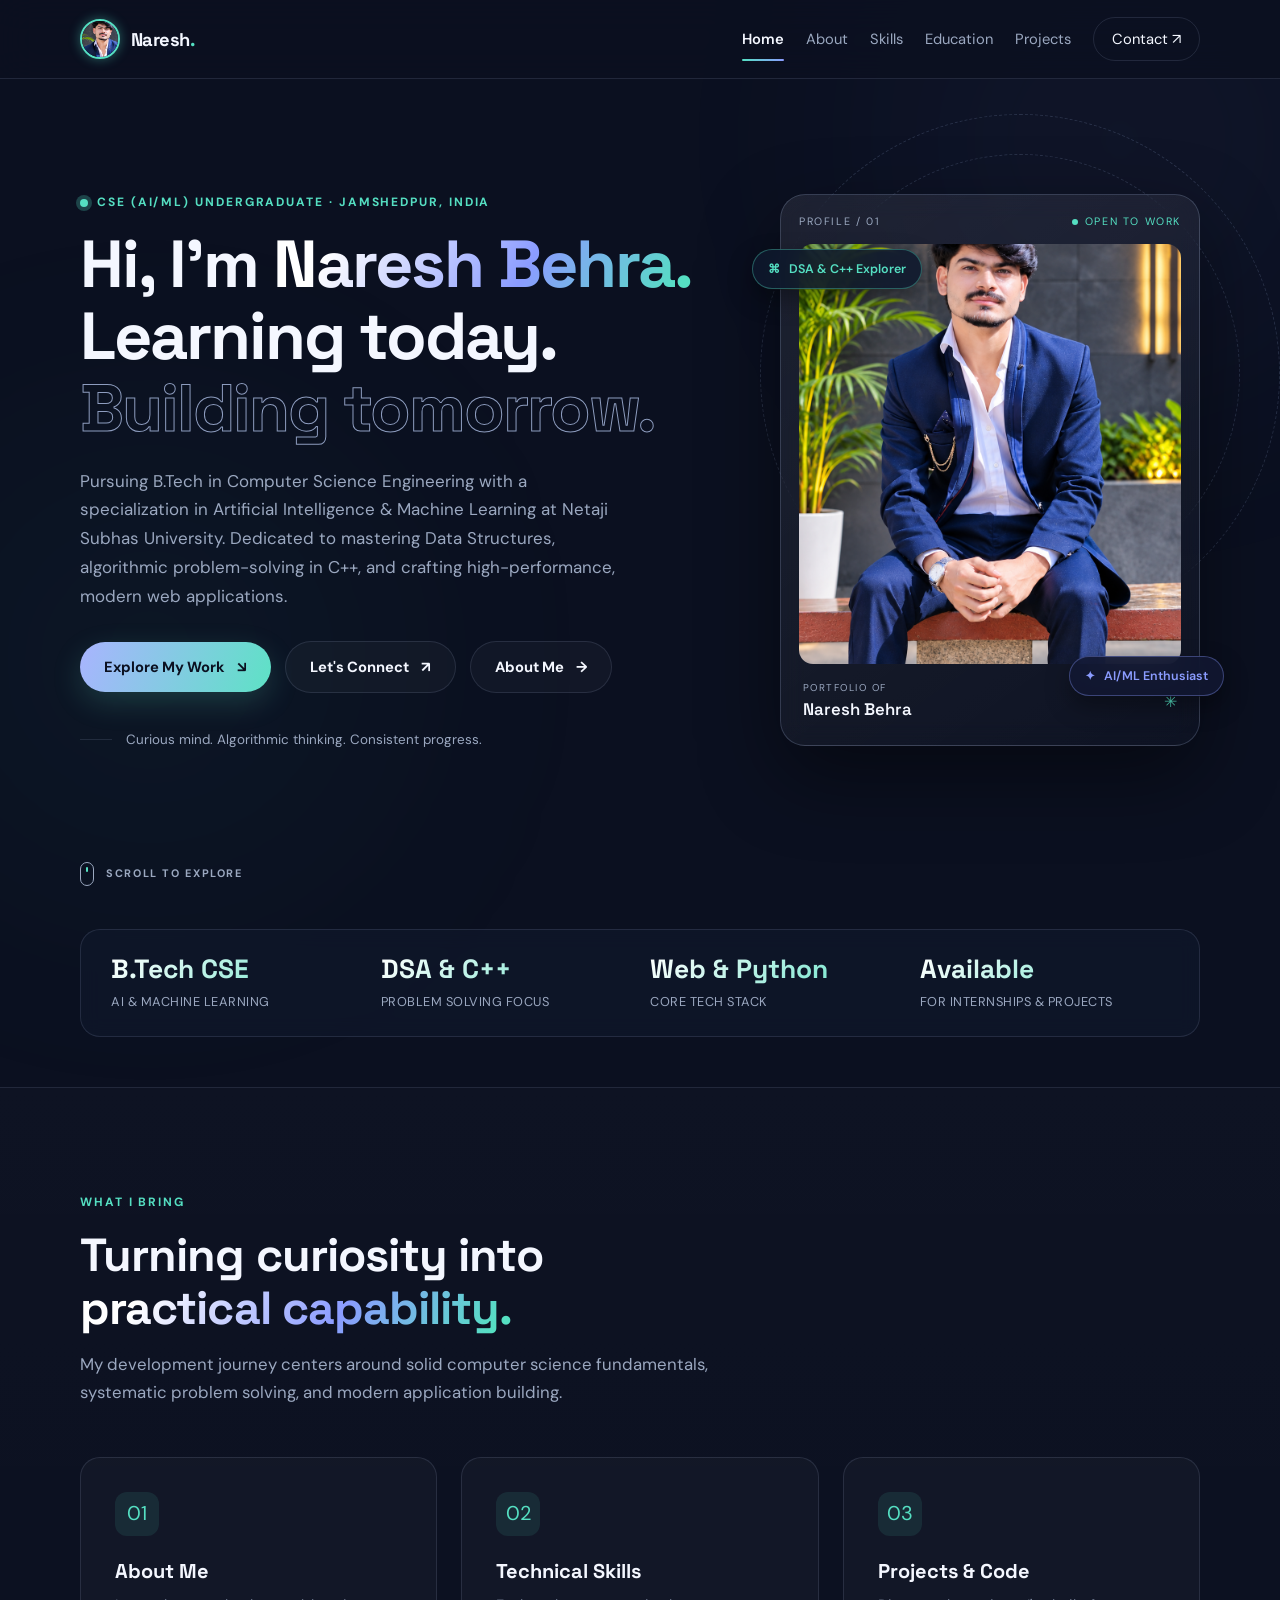
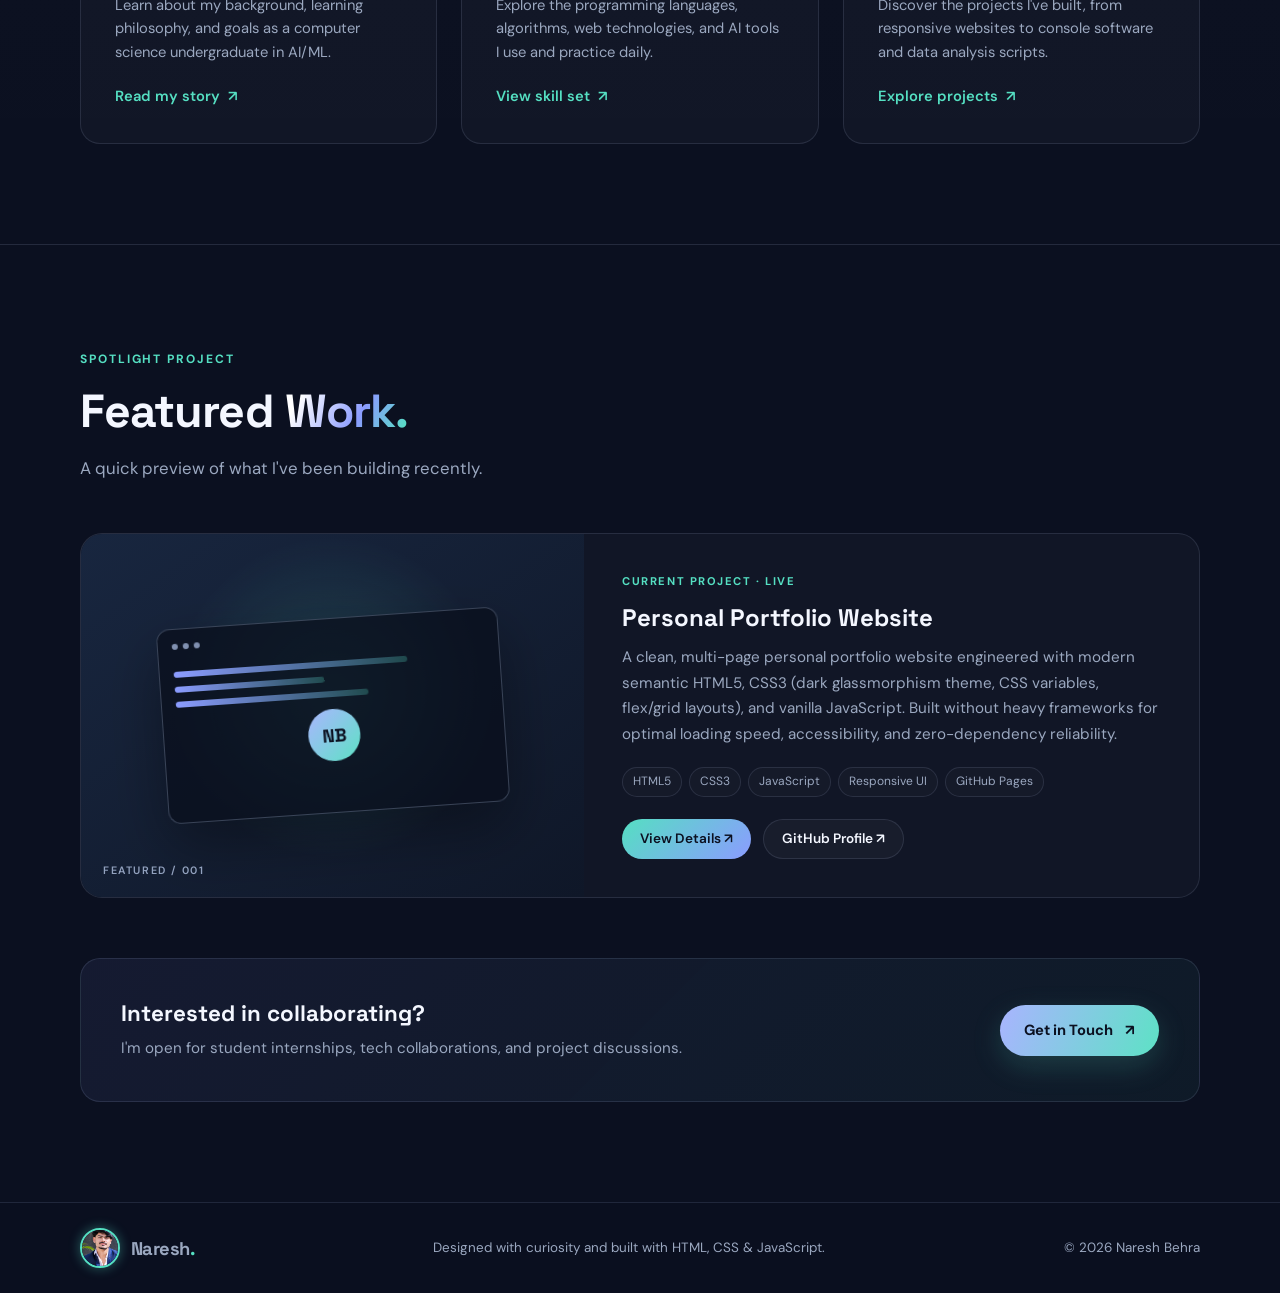
<file: index.html>
﻿<!DOCTYPE html>
<html lang="en">

<head>
    <meta charset="UTF-8">
    <meta name="viewport" content="width=device-width, initial-scale=1.0">

    <meta name="description"
        content="Naresh Behra - B.Tech Computer Science Engineering (AI/ML) student portfolio. Passionate about DSA, C++, web development, and artificial intelligence.">
    <meta name="keywords"
        content="Naresh Behra, Portfolio, CSE, AI ML, B.Tech, Jamshedpur, C++, DSA, Web Developer">
    <meta name="author" content="Naresh Behra">
    <meta name="theme-color" content="#0b1020">

    <!-- Open Graph for LinkedIn / WhatsApp preview -->
    <meta property="og:title" content="Naresh Behra | CSE (AI/ML) Student Portfolio">
    <meta property="og:description"
        content="Portfolio of Naresh Behra - B.Tech CSE (AI/ML) student at Netaji Subhas University, Jamshedpur.">
    <meta property="og:type" content="website">

    <!-- Favicon -->
    <link rel="icon" type="image/svg+xml"
        href="data:image/svg+xml,<svg xmlns='http://www.w3.org/2000/svg' viewBox='0 0 100 100'><rect width='100' height='100' rx='25' fill='%230b1020'/><text x='50%' y='68%' font-family='sans-serif' font-weight='900' font-size='60' fill='%2355dfc2' text-anchor='middle'>N</text></svg>">

    <title>Home | Naresh Behra</title>

    <!-- Google Fonts -->
    <link rel="preconnect" href="https://fonts.googleapis.com">
    <link rel="preconnect" href="https://fonts.gstatic.com" crossorigin>
    <link
        href="https://fonts.googleapis.com/css2?family=DM+Sans:ital,wght@0,400;0,500;0,600;0,700;1,400&family=Space+Grotesk:wght@400;500;600;700&display=swap"
        rel="stylesheet">

    <!-- CSS -->
    <link rel="stylesheet" href="style.css">

    <!-- JavaScript -->
    <script src="script.js" defer></script>
</head>

<body>

    <!-- ==============================
         BACKGROUND EFFECTS
    ================================= -->
    <div class="ambient ambient-one" aria-hidden="true"></div>
    <div class="ambient ambient-two" aria-hidden="true"></div>

    <!-- ==============================
         NAVIGATION BAR
    ================================= -->
        <header class="site-header">
        <nav class="nav container" aria-label="Main navigation">
            <a class="brand" href="index.html">
                <img class="brand-avatar" src="assets/images/avatar.png" onerror="this.src='assets/images/profile.png';" alt="Naresh Behra">
                <span>Naresh<span class="brand-dot">.</span></span>
            </a>

            <button class="menu-toggle" id="menuToggle" aria-label="Open navigation" aria-expanded="false">
                ☰
            </button>

            <div class="nav-links" id="navLinks">
                <a href="index.html" class="active">Home</a>
                <a href="about.html">About</a>
                <a href="skills.html">Skills</a>
                <a href="education.html">Education</a>
                <a href="projects.html">Projects</a>
                <a href="contact.html" class="nav-contact">Contact <span>↗</span></a>
            </div>
        </nav>
    </header>

    <!-- ==============================
         MAIN CONTENT
    ================================= -->
    <main>

        <!-- ==============================
             HERO SECTION
        ================================= -->
        <section class="hero container" id="home">
            <!-- Hero Copy -->
            <div class="hero-copy">
                <p class="eyebrow">
                    <span class="status-dot"></span>
                    CSE (AI/ML) UNDERGRADUATE · JAMSHEDPUR, INDIA
                </p>

                <h1>
                    Hi, I'm
                    <span class="gradient-text">Naresh Behra.</span>
                    <br>
                    Learning today.
                    <br>
                    <span class="outline-text">Building tomorrow.</span>
                </h1>

                <p class="hero-description">
                    Pursuing B.Tech in Computer Science Engineering with a specialization in Artificial Intelligence &
                    Machine Learning at Netaji Subhas University. Dedicated to mastering Data Structures, algorithmic
                    problem-solving in C++, and crafting high-performance, modern web applications.
                </p>

                <!-- Hero Buttons -->
                <div class="hero-actions">
                    <a class="button button-primary" href="projects.html">
                        Explore My Work
                        <span>↘</span>
                    </a>

                    <a class="button button-quiet" href="contact.html">
                        Let's Connect
                        <span>↗</span>
                    </a>

                    <a class="button button-quiet" href="about.html">
                        About Me
                        <span>→</span>
                    </a>
                </div>

                <!-- Hero Meta Line -->
                <div class="hero-meta">
                    <span class="meta-line"></span>
                    <span>Curious mind. Algorithmic thinking. Consistent progress.</span>
                </div>
            </div>

            <!-- ==============================
                 PROFILE IMAGE / VISUAL
            ================================= -->
            <div class="hero-visual">
                <div class="photo-frame">
                    <!-- Image Header -->
                    <div class="photo-topline">
                        <span>PROFILE / 01</span>
                        <span class="live-label">
                            <i></i>
                            OPEN TO WORK
                        </span>
                    </div>

                    <!-- Profile Image with Fallback -->
                    <img class="profile-photo"
                         src="assets/images/profile.png"
                         alt="Naresh Behra profile photo"
                         onerror="this.classList.add('img-fallback'); document.getElementById('avatarFallback').classList.add('show');">

                    <!-- Fallback Avatar (shown if image is missing) -->
                    <div class="avatar-fallback" id="avatarFallback">
                        <div class="avatar-fallback-initials">NB</div>
                        <div class="avatar-fallback-name">Naresh Behra</div>
                        <div class="avatar-fallback-tag">B.TECH CSE (AI/ML)</div>
                    </div>

                    <!-- Image Caption -->
                    <div class="photo-caption">
                        <div>
                            <span class="caption-label">PORTFOLIO OF</span>
                            <strong>Naresh Behra</strong>
                        </div>
                        <span class="caption-symbol">✳</span>
                    </div>
                </div>

                <!-- Floating Decorative Chips -->
                <div class="floating-chip chip-top">
                    <span>⌘</span>
                    DSA & C++ Explorer
                </div>

                <div class="floating-chip chip-bottom">
                    <span>✦</span>
                    AI/ML Enthusiast
                </div>

                <!-- Decorative Orbits -->
                <div class="orbit orbit-one"></div>
                <div class="orbit orbit-two"></div>
            </div>

            <!-- Scroll Indicator -->
            <a class="scroll-cue" href="about.html">
                <span class="scroll-mouse"></span>
                SCROLL TO EXPLORE
            </a>
        </section>

        <!-- ==============================
             STATS STRIP SECTION
        ================================= -->
        <section class="container" style="margin-top: -20px; margin-bottom: 50px;">
            <div class="stats-strip">
                <div class="stat-item">
                    <span class="stat-number">B.Tech CSE</span>
                    <span class="stat-label">AI & MACHINE LEARNING</span>
                </div>
                <div class="stat-item">
                    <span class="stat-number">DSA & C++</span>
                    <span class="stat-label">PROBLEM SOLVING FOCUS</span>
                </div>
                <div class="stat-item">
                    <span class="stat-number">Web & Python</span>
                    <span class="stat-label">CORE TECH STACK</span>
                </div>
                <div class="stat-item">
                    <span class="stat-number">Available</span>
                    <span class="stat-label">FOR INTERNSHIPS & PROJECTS</span>
                </div>
            </div>
        </section>

        <!-- ==============================
             WELCOME / CAPABILITIES SECTION
        ================================= -->
        <section class="section section-alt">
            <div class="container">
                <div class="section-heading">
                    <p class="eyebrow">WHAT I BRING</p>
                    <h2>
                        Turning curiosity into
                        <span class="gradient-text">practical capability.</span>
                    </h2>
                    <p class="section-intro">
                        My development journey centers around solid computer science fundamentals, systematic problem
                        solving, and modern application building.
                    </p>
                </div>

                <!-- Quick Navigation Cards -->
                <div class="skills-grid">
                    <!-- About Card -->
                    <article class="skill-card">
                        <div class="skill-icon">01</div>
                        <h3>About Me</h3>
                        <p>
                            Learn about my background, learning philosophy, and goals as a computer science
                            undergraduate in AI/ML.
                        </p>
                        <a class="text-link" href="about.html">
                            Read my story <span>↗</span>
                        </a>
                    </article>

                    <!-- Skills Card -->
                    <article class="skill-card">
                        <div class="skill-icon">02</div>
                        <h3>Technical Skills</h3>
                        <p>
                            Explore the programming languages, algorithms, web technologies, and AI tools I use and
                            practice daily.
                        </p>
                        <a class="text-link" href="skills.html">
                            View skill set <span>↗</span>
                        </a>
                    </article>

                    <!-- Projects Card -->
                    <article class="skill-card">
                        <div class="skill-icon">03</div>
                        <h3>Projects & Code</h3>
                        <p>
                            Discover the projects I've built, from responsive websites to console software and data
                            analysis scripts.
                        </p>
                        <a class="text-link" href="projects.html">
                            Explore projects <span>↗</span>
                        </a>
                    </article>
                </div>
            </div>
        </section>

        <!-- ==============================
             FEATURED SPOTLIGHT SECTION
        ================================= -->
        <section class="section container">
            <div class="section-heading">
                <p class="eyebrow">SPOTLIGHT PROJECT</p>
                <h2>Featured <span class="gradient-text">Work.</span></h2>
                <p class="section-intro">
                    A quick preview of what I've been building recently.
                </p>
            </div>

            <article class="project-card">
                <div class="project-art">
                    <div class="art-window">
                        <div class="window-dots"><i></i><i></i><i></i></div>
                        <div class="art-lines"><span></span><span></span><span></span></div>
                        <div class="art-orb">NB</div>
                    </div>
                    <span class="art-label">FEATURED / 001</span>
                </div>

                <div class="project-info">
                    <div class="project-status">CURRENT PROJECT · LIVE</div>
                    <h3>Personal Portfolio Website</h3>
                    <p>
                        A clean, multi-page personal portfolio website engineered with modern semantic HTML5, CSS3
                        (dark glassmorphism theme, CSS variables, flex/grid layouts), and vanilla JavaScript. Built
                        without heavy frameworks for optimal loading speed, accessibility, and zero-dependency
                        reliability.
                    </p>

                    <div class="skill-tags">
                        <span>HTML5</span>
                        <span>CSS3</span>
                        <span>JavaScript</span>
                        <span>Responsive UI</span>
                        <span>GitHub Pages</span>
                    </div>

                    <div class="project-actions">
                        <a href="projects.html" class="project-btn project-btn-primary">
                            View Details ↗
                        </a>
                        <a href="https://github.com/NB-CSE" target="_blank" rel="noopener noreferrer"
                            class="project-btn project-btn-secondary">
                            GitHub Profile ↗
                        </a>
                    </div>
                </div>
            </article>

            <!-- Call to Action Banner -->
            <div style="margin-top: 60px; padding: 40px; border-radius: var(--radius-lg); background: linear-gradient(135deg, rgba(139, 156, 255, 0.08), rgba(85, 223, 194, 0.05)); border: 1px solid var(--line); display: flex; flex-wrap: wrap; justify-content: space-between; align-items: center; gap: 20px;">
                <div>
                    <h3 style="margin: 0 0 8px; font: 700 1.4rem 'Space Grotesk', sans-serif;">Interested in collaborating?</h3>
                    <p style="margin: 0; color: var(--muted); font-size: 0.95rem;">I'm open for student internships, tech collaborations, and project discussions.</p>
                </div>
                <a href="contact.html" class="button button-primary">
                    Get in Touch <span>↗</span>
                </a>
            </div>
        </section>

    </main>

    <!-- ==============================
         FOOTER SECTION
    ================================= -->
            <footer class="site-footer">
        <div class="container footer-inner">
            <a class="brand" href="index.html">
                <img class="brand-avatar" src="assets/images/avatar.png" onerror="this.src='assets/images/profile.png';" alt="Naresh Behra">
                <span>Naresh<span class="brand-dot">.</span></span>
            </a>

            <p>Designed with curiosity and built with HTML, CSS & JavaScript.</p>

            <span>© <span class="current-year">2026</span> Naresh Behra</span>
        </div>
    </footer>

</body>

</html>
</file>
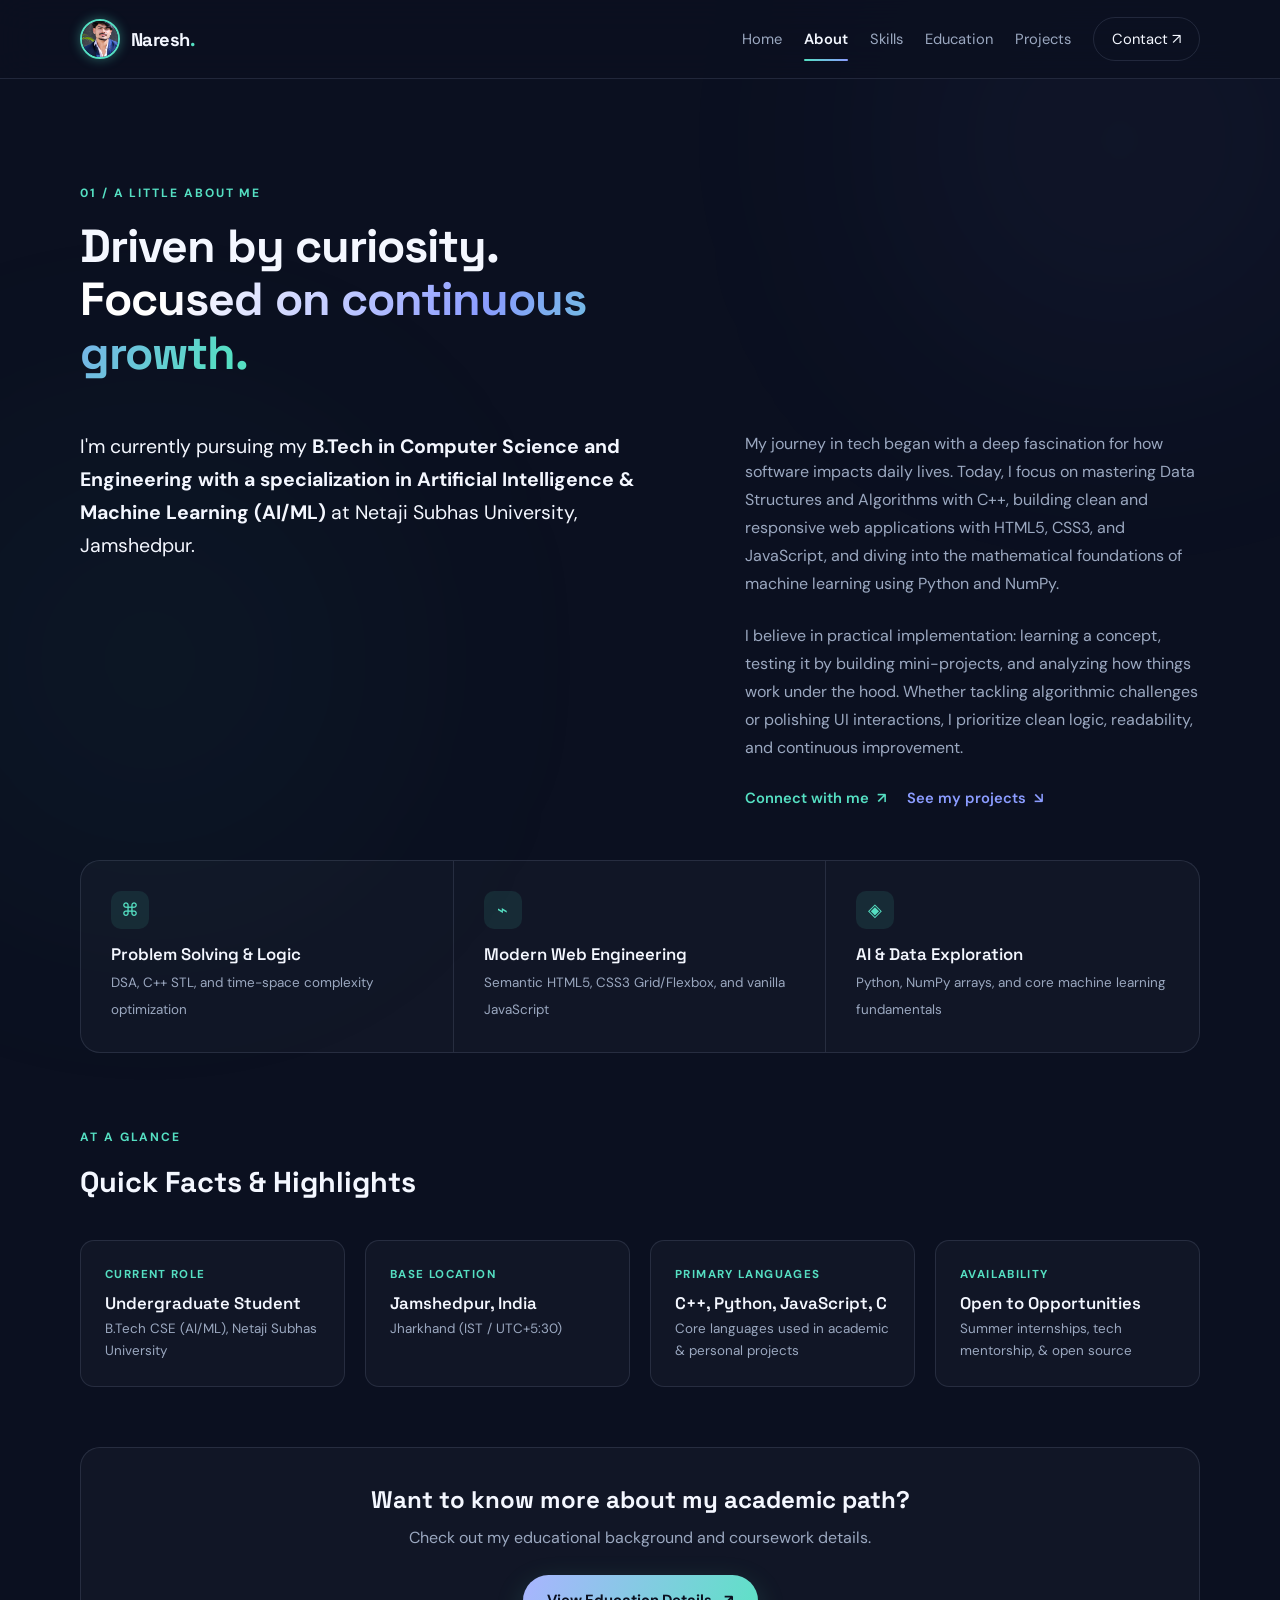
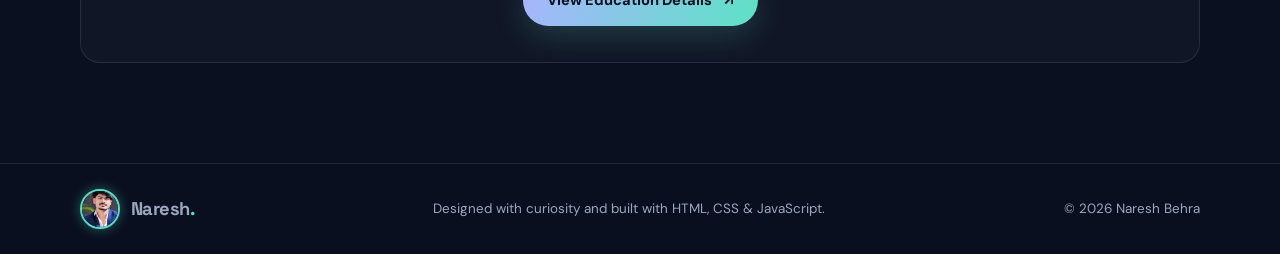
<file: about.html>
﻿<!DOCTYPE html>
<html lang="en">

<head>
    <meta charset="UTF-8">
    <meta name="viewport" content="width=device-width, initial-scale=1.0">

    <meta name="description"
        content="About Naresh Behra - B.Tech CSE (AI/ML) undergraduate, developer, and problem solver from Jamshedpur.">
    <meta name="keywords" content="Naresh Behra, About, Bio, CSE AI ML, Jamshedpur, Netaji Subhas University">
    <meta name="theme-color" content="#0b1020">

    <title>About | Naresh Behra</title>

    <!-- Google Fonts -->
    <link rel="preconnect" href="https://fonts.googleapis.com">
    <link rel="preconnect" href="https://fonts.gstatic.com" crossorigin>
    <link
        href="https://fonts.googleapis.com/css2?family=DM+Sans:ital,wght@0,400;0,500;0,600;0,700;1,400&family=Space+Grotesk:wght@400;500;600;700&display=swap"
        rel="stylesheet">

    <!-- CSS -->
    <link rel="stylesheet" href="style.css">

    <!-- JavaScript -->
    <script src="script.js" defer></script>
</head>

<body>

    <!-- Background Glows -->
    <div class="ambient ambient-one" aria-hidden="true"></div>
    <div class="ambient ambient-two" aria-hidden="true"></div>

    <!-- Navigation Header -->
        <header class="site-header">
        <nav class="nav container" aria-label="Main navigation">
            <a class="brand" href="index.html">
                <img class="brand-avatar" src="assets/images/avatar.png" onerror="this.src='assets/images/profile.png';" alt="Naresh Behra">
                <span>Naresh<span class="brand-dot">.</span></span>
            </a>

            <button class="menu-toggle" id="menuToggle" aria-label="Open navigation" aria-expanded="false">
                ☰
            </button>

            <div class="nav-links" id="navLinks">
                <a href="index.html">Home</a>
                <a href="about.html" class="active">About</a>
                <a href="skills.html">Skills</a>
                <a href="education.html">Education</a>
                <a href="projects.html">Projects</a>
                <a href="contact.html" class="nav-contact">Contact <span>↗</span></a>
            </div>
        </nav>
    </header>

    <!-- Main Content -->
    <main>
        <section class="section container">
            <div class="section-heading">
                <p class="eyebrow">01 / A LITTLE ABOUT ME</p>
                <h2>
                    Driven by curiosity.<br>
                    <span class="gradient-text">Focused on continuous growth.</span>
                </h2>
            </div>

            <!-- About Intro Grid -->
            <div class="about-grid">
                <p class="about-lead">
                    I'm currently pursuing my <strong>B.Tech in Computer Science and Engineering with a specialization in
                    Artificial Intelligence & Machine Learning (AI/ML)</strong> at Netaji Subhas University, Jamshedpur.
                </p>

                <div class="about-detail">
                    <p>
                        My journey in tech began with a deep fascination for how software impacts daily lives. Today, I
                        focus on mastering Data Structures and Algorithms with C++, building clean and responsive web
                        applications with HTML5, CSS3, and JavaScript, and diving into the mathematical foundations of
                        machine learning using Python and NumPy.
                    </p>

                    <p>
                        I believe in practical implementation: learning a concept, testing it by building mini-projects,
                        and analyzing how things work under the hood. Whether tackling algorithmic challenges or
                        polishing UI interactions, I prioritize clean logic, readability, and continuous improvement.
                    </p>

                    <div style="display: flex; gap: 20px; align-items: center; margin-top: 10px;">
                        <a class="text-link" href="contact.html">Connect with me <span>↗</span></a>
                        <a class="text-link" href="projects.html" style="color: var(--accent);">See my projects <span>↘</span></a>
                    </div>
                </div>
            </div>

            <!-- Core Focus Pillars Strip -->
            <div class="value-strip">
                <div>
                    <span class="value-icon">⌘</span>
                    <strong>Problem Solving & Logic</strong>
                    <small>DSA, C++ STL, and time-space complexity optimization</small>
                </div>

                <div>
                    <span class="value-icon">⌁</span>
                    <strong>Modern Web Engineering</strong>
                    <small>Semantic HTML5, CSS3 Grid/Flexbox, and vanilla JavaScript</small>
                </div>

                <div>
                    <span class="value-icon">◈</span>
                    <strong>AI & Data Exploration</strong>
                    <small>Python, NumPy arrays, and core machine learning fundamentals</small>
                </div>
            </div>

            <!-- Quick Profile Snapshot Cards -->
            <div style="margin-top: 70px;">
                <div class="section-heading" style="margin-bottom: 30px;">
                    <p class="eyebrow">AT A GLANCE</p>
                    <h3 style="font: 700 1.8rem 'Space Grotesk', sans-serif; margin: 0;">Quick Facts & Highlights</h3>
                </div>

                <div class="info-cards-grid">
                    <div class="info-card">
                        <div class="info-card-label">Current Role</div>
                        <div class="info-card-value">Undergraduate Student</div>
                        <p class="info-card-desc">B.Tech CSE (AI/ML), Netaji Subhas University</p>
                    </div>

                    <div class="info-card">
                        <div class="info-card-label">Base Location</div>
                        <div class="info-card-value">Jamshedpur, India</div>
                        <p class="info-card-desc">Jharkhand (IST / UTC+5:30)</p>
                    </div>

                    <div class="info-card">
                        <div class="info-card-label">Primary Languages</div>
                        <div class="info-card-value">C++, Python, JavaScript, C</div>
                        <p class="info-card-desc">Core languages used in academic & personal projects</p>
                    </div>

                    <div class="info-card">
                        <div class="info-card-label">Availability</div>
                        <div class="info-card-value">Open to Opportunities</div>
                        <p class="info-card-desc">Summer internships, tech mentorship, & open source</p>
                    </div>
                </div>
            </div>

            <!-- Call to action block -->
            <div style="margin-top: 60px; padding: 36px; border-radius: var(--radius-lg); background: var(--surface-card); border: 1px solid var(--line); text-align: center;">
                <h3 style="margin: 0 0 10px; font: 700 1.5rem 'Space Grotesk', sans-serif;">Want to know more about my academic path?</h3>
                <p style="color: var(--muted); margin: 0 0 24px;">Check out my educational background and coursework details.</p>
                <a href="education.html" class="button button-primary">View Education Details <span>↗</span></a>
            </div>

        </section>
    </main>

    <!-- Footer -->
            <footer class="site-footer">
        <div class="container footer-inner">
            <a class="brand" href="index.html">
                <img class="brand-avatar" src="assets/images/avatar.png" onerror="this.src='assets/images/profile.png';" alt="Naresh Behra">
                <span>Naresh<span class="brand-dot">.</span></span>
            </a>

            <p>Designed with curiosity and built with HTML, CSS & JavaScript.</p>

            <span>© <span class="current-year">2026</span> Naresh Behra</span>
        </div>
    </footer>

</body>

</html>
</file>
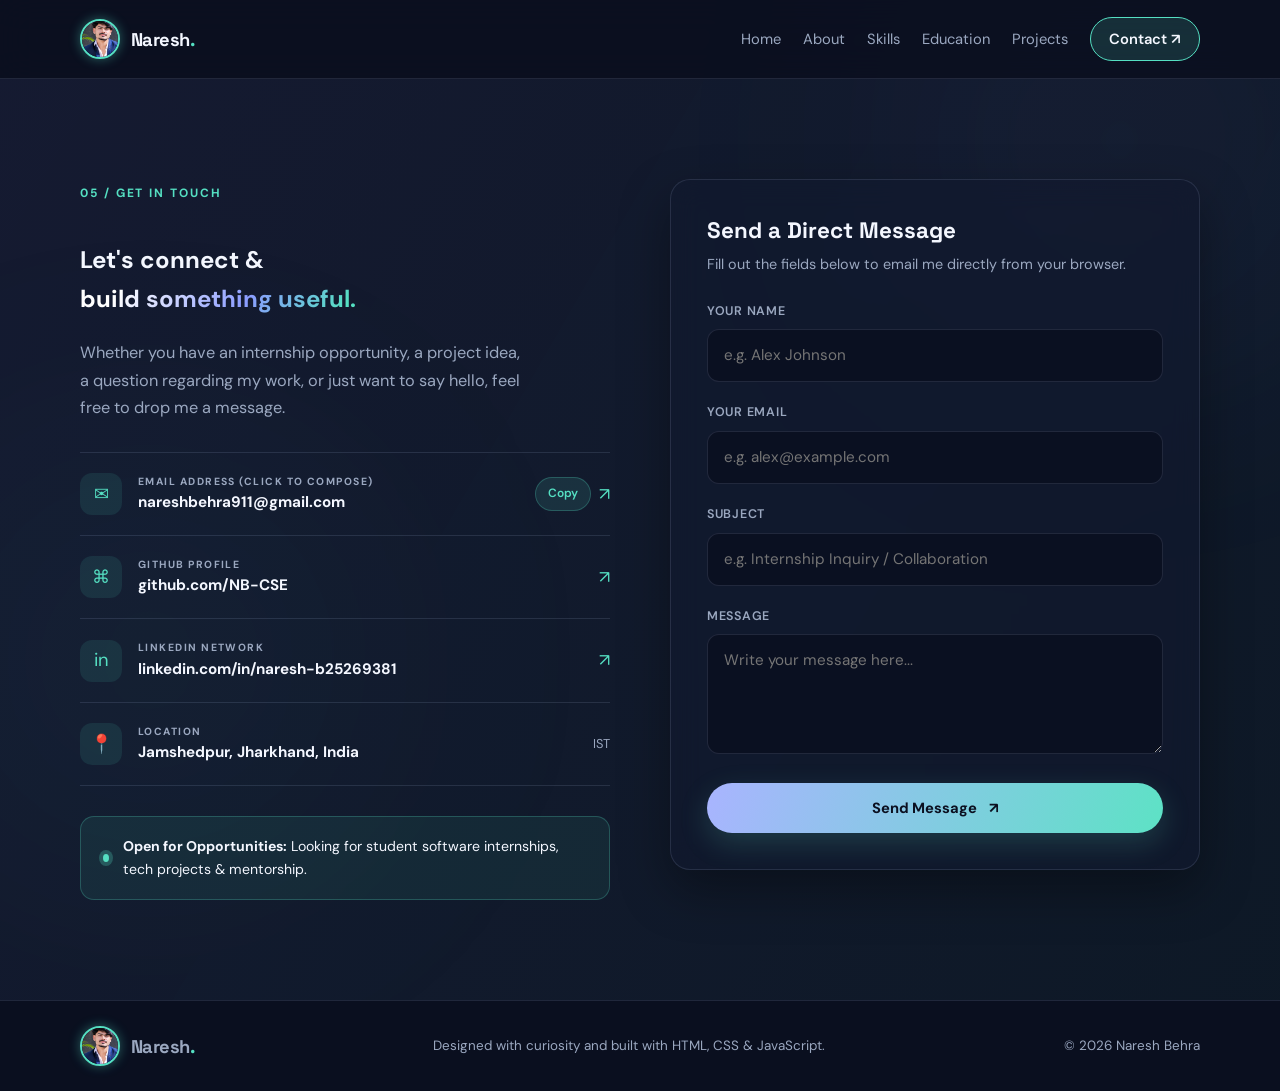
<file: contact.html>
<!DOCTYPE html>
<html lang="en">

<head>
    <meta charset="UTF-8">
    <meta name="viewport" content="width=device-width, initial-scale=1.0">

    <meta name="description"
        content="Contact Naresh Behra - B.Tech CSE (AI/ML) student. Reach out via email, LinkedIn, or GitHub for opportunities.">
    <meta name="keywords" content="Naresh Behra, Contact, Email, LinkedIn, GitHub, Jamshedpur">
    <meta name="theme-color" content="#0b1020">

    <title>Contact | Naresh Behra</title>

    <!-- Google Fonts -->
    <link rel="preconnect" href="https://fonts.googleapis.com">
    <link rel="preconnect" href="https://fonts.gstatic.com" crossorigin>
    <link
        href="https://fonts.googleapis.com/css2?family=DM+Sans:ital,wght@0,400;0,500;0,600;0,700;1,400&family=Space+Grotesk:wght@400;500;600;700&display=swap"
        rel="stylesheet">

    <!-- CSS -->
    <link rel="stylesheet" href="style.css">

    <!-- JavaScript -->
    <script src="script.js" defer></script>
</head>

<body>

    <div class="ambient ambient-one" aria-hidden="true"></div>
    <div class="ambient ambient-two" aria-hidden="true"></div>

    <!-- Navigation Header -->
        <header class="site-header">
        <nav class="nav container" aria-label="Main navigation">
            <a class="brand" href="index.html">
                <img class="brand-avatar" src="assets/images/avatar.png" onerror="this.src='assets/images/profile.png';" alt="Naresh Behra">
                <span>Naresh<span class="brand-dot">.</span></span>
            </a>

            <button class="menu-toggle" id="menuToggle" aria-label="Open navigation" aria-expanded="false">
                ☰
            </button>

            <div class="nav-links" id="navLinks">
                <a href="index.html">Home</a>
                <a href="about.html">About</a>
                <a href="skills.html">Skills</a>
                <a href="education.html">Education</a>
                <a href="projects.html">Projects</a>
                <a href="contact.html" class="nav-contact active">Contact <span>↗</span></a>
            </div>
        </nav>
    </header>

    <!-- Main Content -->
    <main>
        <section class="contact-section">
            <div class="container contact-grid">

                <!-- Left Column: Contact Channels -->
                <div>
                    <p class="eyebrow">05 / GET IN TOUCH</p>

                    <h2>
                        Let's connect &<br>
                        <span class="gradient-text">build something useful.</span>
                    </h2>

                    <p class="contact-intro">
                        Whether you have an internship opportunity, a project idea, a question regarding my work, or
                        just want to say hello, feel free to drop me a message.
                    </p>

                    <div class="contact-list">

                        <!-- Email Item with Click to Compose & Copy Button -->
                        <a class="contact-item" href="mailto:nareshbehra911@gmail.com?subject=Hello%20Naresh&body=Hi%20Naresh,%0A%0A" title="Click to compose email directly">
                            <span class="contact-icon">✉</span>
                            <div>
                                <small>EMAIL ADDRESS (CLICK TO COMPOSE)</small>
                                <strong>nareshbehra911@gmail.com</strong>
                            </div>
                            <div style="display: flex; gap: 8px; align-items: center;">
                                <button type="button" class="copy-btn"
                                    onclick="copyEmail('nareshbehra911@gmail.com', event)" title="Copy email address">
                                    Copy
                                </button>
                                <span class="contact-arrow">↗</span>
                            </div>
                        </a>

                        <!-- GitHub Item -->
                        <a class="contact-item" href="https://github.com/NB-CSE" target="_blank"
                            rel="noopener noreferrer">
                            <span class="contact-icon">⌘</span>
                            <div>
                                <small>GITHUB PROFILE</small>
                                <strong>github.com/NB-CSE</strong>
                            </div>
                            <span class="contact-arrow">↗</span>
                        </a>

                        <!-- LinkedIn Item -->
                        <a class="contact-item" href="https://www.linkedin.com/in/naresh-b25269381" target="_blank"
                            rel="noopener noreferrer">
                            <span class="contact-icon">in</span>
                            <div>
                                <small>LINKEDIN NETWORK</small>
                                <strong>linkedin.com/in/naresh-b25269381</strong>
                            </div>
                            <span class="contact-arrow">↗</span>
                        </a>

                        <!-- Location Item -->
                        <div class="contact-item">
                            <span class="contact-icon">📍</span>
                            <div>
                                <small>LOCATION</small>
                                <strong>Jamshedpur, Jharkhand, India</strong>
                            </div>
                            <span style="color: var(--muted); font-size: 0.8rem;">IST</span>
                        </div>

                    </div>

                    <!-- Availability Note -->
                    <div style="margin-top: 30px; padding: 18px 22px; border-radius: var(--radius-md); background: rgba(85, 223, 194, 0.08); border: 1px solid rgba(85, 223, 194, 0.25); display: flex; align-items: center; gap: 14px;">
                        <span class="status-dot"></span>
                        <span style="font-size: 0.88rem; color: var(--text);">
                            <strong>Open for Opportunities:</strong> Looking for student software internships, tech projects & mentorship.
                        </span>
                    </div>
                </div>

                <!-- Right Column: Interactive Contact Form -->
                <div>
                    <div class="contact-form-card">
                        <h3>Send a Direct Message</h3>
                        <p>Fill out the fields below to email me directly from your browser.</p>

                        <form id="contactForm">
                            <div class="form-group">
                                <label class="form-label" for="formName">Your Name</label>
                                <input class="form-input" type="text" id="formName" name="name"
                                    placeholder="e.g. Alex Johnson" required>
                            </div>

                            <div class="form-group">
                                <label class="form-label" for="formEmail">Your Email</label>
                                <input class="form-input" type="email" id="formEmail" name="email"
                                    placeholder="e.g. alex@example.com" required>
                            </div>

                            <div class="form-group">
                                <label class="form-label" for="formSubject">Subject</label>
                                <input class="form-input" type="text" id="formSubject" name="subject"
                                    placeholder="e.g. Internship Inquiry / Collaboration" required>
                            </div>

                            <div class="form-group">
                                <label class="form-label" for="formMessage">Message</label>
                                <textarea class="form-textarea" id="formMessage" name="message"
                                    placeholder="Write your message here..." required></textarea>
                            </div>

                            <button type="submit" class="button button-primary" style="width: 100%; justify-content: center;">
                                Send Message <span>↗</span>
                            </button>
                        </form>
                    </div>
                </div>

            </div>
        </section>
    </main>

    <!-- Footer -->
            <footer class="site-footer">
        <div class="container footer-inner">
            <a class="brand" href="index.html">
                <img class="brand-avatar" src="assets/images/avatar.png" onerror="this.src='assets/images/profile.png';" alt="Naresh Behra">
                <span>Naresh<span class="brand-dot">.</span></span>
            </a>

            <p>Designed with curiosity and built with HTML, CSS & JavaScript.</p>

            <span>© <span class="current-year">2026</span> Naresh Behra</span>
        </div>
    </footer>

</body>

</html>
</file>
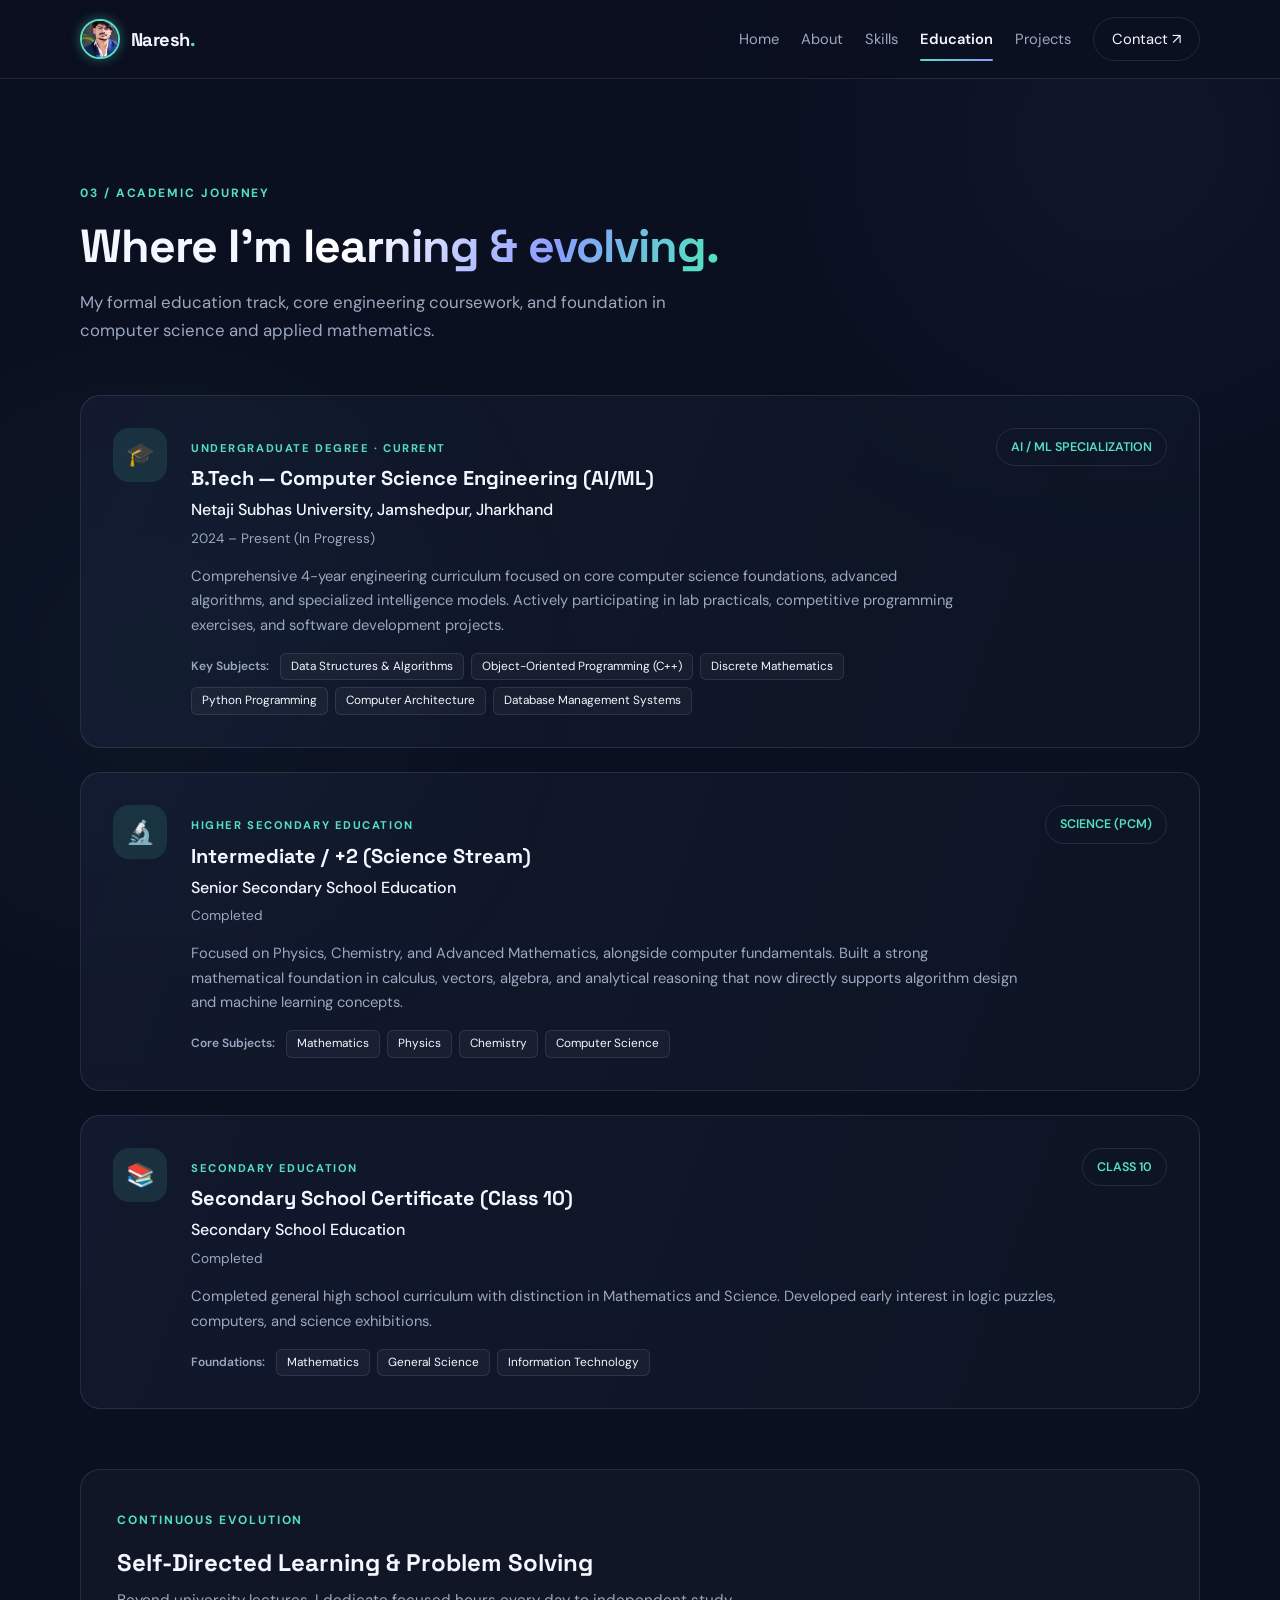
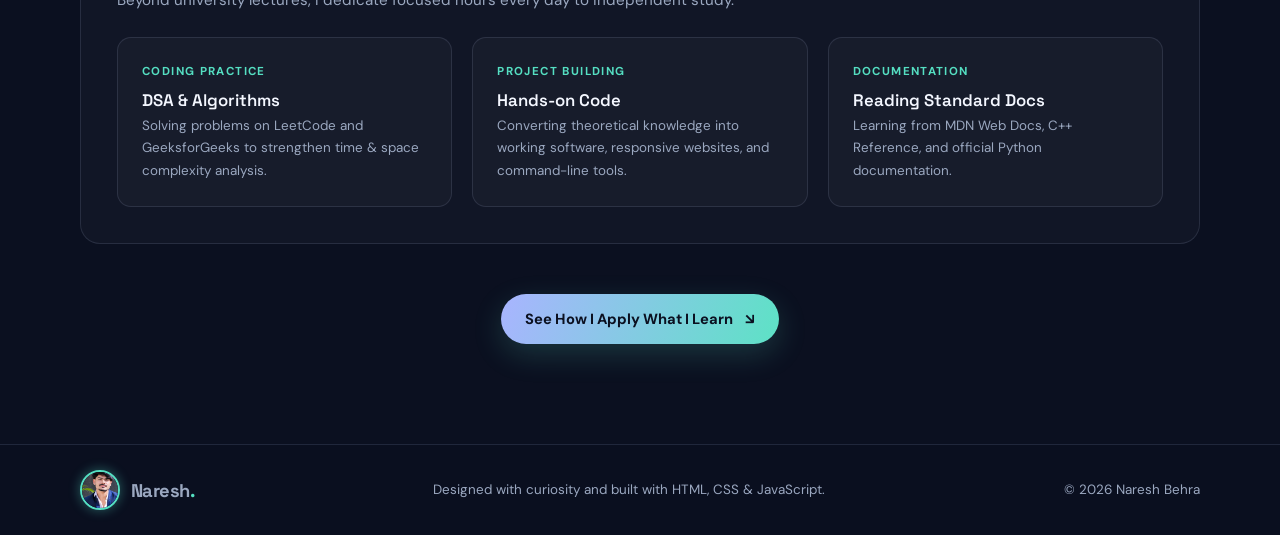
<file: education.html>
﻿<!DOCTYPE html>
<html lang="en">

<head>
    <meta charset="UTF-8">
    <meta name="viewport" content="width=device-width, initial-scale=1.0">

    <meta name="description"
        content="Educational background and academic journey of Naresh Behra - B.Tech CSE (AI/ML) at Netaji Subhas University.">
    <meta name="keywords" content="Naresh Behra, Education, B.Tech, CSE AI ML, Netaji Subhas University, Jamshedpur">
    <meta name="theme-color" content="#0b1020">

    <title>Education | Naresh Behra</title>

    <!-- Google Fonts -->
    <link rel="preconnect" href="https://fonts.googleapis.com">
    <link rel="preconnect" href="https://fonts.gstatic.com" crossorigin>
    <link
        href="https://fonts.googleapis.com/css2?family=DM+Sans:ital,wght@0,400;0,500;0,600;0,700;1,400&family=Space+Grotesk:wght@400;500;600;700&display=swap"
        rel="stylesheet">

    <!-- CSS -->
    <link rel="stylesheet" href="style.css">

    <!-- JavaScript -->
    <script src="script.js" defer></script>
</head>

<body>

    <div class="ambient ambient-one" aria-hidden="true"></div>
    <div class="ambient ambient-two" aria-hidden="true"></div>

    <!-- Navigation Header -->
        <header class="site-header">
        <nav class="nav container" aria-label="Main navigation">
            <a class="brand" href="index.html">
                <img class="brand-avatar" src="assets/images/avatar.png" onerror="this.src='assets/images/profile.png';" alt="Naresh Behra">
                <span>Naresh<span class="brand-dot">.</span></span>
            </a>

            <button class="menu-toggle" id="menuToggle" aria-label="Open navigation" aria-expanded="false">
                ☰
            </button>

            <div class="nav-links" id="navLinks">
                <a href="index.html">Home</a>
                <a href="about.html">About</a>
                <a href="skills.html">Skills</a>
                <a href="education.html" class="active">Education</a>
                <a href="projects.html">Projects</a>
                <a href="contact.html" class="nav-contact">Contact <span>↗</span></a>
            </div>
        </nav>
    </header>

    <!-- Main Content -->
    <main>
        <section class="section container">
            <div class="section-heading">
                <p class="eyebrow">03 / ACADEMIC JOURNEY</p>
                <h2>
                    Where I'm <span class="gradient-text">learning & evolving.</span>
                </h2>
                <p class="section-intro">
                    My formal education track, core engineering coursework, and foundation in computer science and
                    applied mathematics.
                </p>
            </div>

            <!-- Education Timeline List -->
            <div class="education-list">

                <!-- 1. B.Tech -->
                <article class="education-card">
                    <div class="education-icon">🎓</div>
                    <div class="education-copy">
                        <p class="card-kicker">UNDERGRADUATE DEGREE · CURRENT</p>
                        <h3>B.Tech — Computer Science Engineering (AI/ML)</h3>
                        <p class="education-institution">Netaji Subhas University, Jamshedpur, Jharkhand</p>
                        <p class="education-duration">2024 – Present (In Progress)</p>

                        <p class="education-description">
                            Comprehensive 4-year engineering curriculum focused on core computer science foundations,
                            advanced algorithms, and specialized intelligence models. Actively participating in lab
                            practicals, competitive programming exercises, and software development projects.
                        </p>

                        <div class="education-coursework">
                            <span class="education-coursework-label">Key Subjects:</span>
                            <span class="education-chip">Data Structures & Algorithms</span>
                            <span class="education-chip">Object-Oriented Programming (C++)</span>
                            <span class="education-chip">Discrete Mathematics</span>
                            <span class="education-chip">Python Programming</span>
                            <span class="education-chip">Computer Architecture</span>
                            <span class="education-chip">Database Management Systems</span>
                        </div>
                    </div>
                    <span class="education-badge">AI / ML SPECIALIZATION</span>
                </article>

                <!-- 2. Intermediate / +2 -->
                <article class="education-card">
                    <div class="education-icon">🔬</div>
                    <div class="education-copy">
                        <p class="card-kicker">HIGHER SECONDARY EDUCATION</p>
                        <h3>Intermediate / +2 (Science Stream)</h3>
                        <p class="education-institution">Senior Secondary School Education</p>
                        <p class="education-duration">Completed</p>

                        <p class="education-description">
                            Focused on Physics, Chemistry, and Advanced Mathematics, alongside computer fundamentals.
                            Built a strong mathematical foundation in calculus, vectors, algebra, and analytical
                            reasoning that now directly supports algorithm design and machine learning concepts.
                        </p>

                        <div class="education-coursework">
                            <span class="education-coursework-label">Core Subjects:</span>
                            <span class="education-chip">Mathematics</span>
                            <span class="education-chip">Physics</span>
                            <span class="education-chip">Chemistry</span>
                            <span class="education-chip">Computer Science</span>
                        </div>
                    </div>
                    <span class="education-badge">SCIENCE (PCM)</span>
                </article>

                <!-- 3. Matriculation / 10th -->
                <article class="education-card">
                    <div class="education-icon">📚</div>
                    <div class="education-copy">
                        <p class="card-kicker">SECONDARY EDUCATION</p>
                        <h3>Secondary School Certificate (Class 10)</h3>
                        <p class="education-institution">Secondary School Education</p>
                        <p class="education-duration">Completed</p>

                        <p class="education-description">
                            Completed general high school curriculum with distinction in Mathematics and Science.
                            Developed early interest in logic puzzles, computers, and science exhibitions.
                        </p>

                        <div class="education-coursework">
                            <span class="education-coursework-label">Foundations:</span>
                            <span class="education-chip">Mathematics</span>
                            <span class="education-chip">General Science</span>
                            <span class="education-chip">Information Technology</span>
                        </div>
                    </div>
                    <span class="education-badge">CLASS 10</span>
                </article>

            </div>

            <!-- Continuous Self Learning Section -->
            <div style="margin-top: 60px; padding: 36px; border-radius: var(--radius-lg); background: var(--surface-card); border: 1px solid var(--line);">
                <div class="section-heading" style="margin-bottom: 24px;">
                    <p class="eyebrow">CONTINUOUS EVOLUTION</p>
                    <h3 style="font: 700 1.5rem 'Space Grotesk', sans-serif; margin: 0 0 10px;">Self-Directed Learning & Problem Solving</h3>
                    <p style="color: var(--muted); font-size: 0.95rem; margin: 0;">Beyond university lectures, I dedicate focused hours every day to independent study.</p>
                </div>

                <div class="info-cards-grid" style="margin-top: 20px;">
                    <div class="info-card">
                        <div class="info-card-label">CODING PRACTICE</div>
                        <div class="info-card-value">DSA & Algorithms</div>
                        <p class="info-card-desc">Solving problems on LeetCode and GeeksforGeeks to strengthen time & space complexity analysis.</p>
                    </div>

                    <div class="info-card">
                        <div class="info-card-label">PROJECT BUILDING</div>
                        <div class="info-card-value">Hands-on Code</div>
                        <p class="info-card-desc">Converting theoretical knowledge into working software, responsive websites, and command-line tools.</p>
                    </div>

                    <div class="info-card">
                        <div class="info-card-label">DOCUMENTATION</div>
                        <div class="info-card-value">Reading Standard Docs</div>
                        <p class="info-card-desc">Learning from MDN Web Docs, C++ Reference, and official Python documentation.</p>
                    </div>
                </div>
            </div>

            <!-- Call to action -->
            <div style="margin-top: 50px; text-align: center;">
                <a href="projects.html" class="button button-primary">
                    See How I Apply What I Learn <span>↘</span>
                </a>
            </div>

        </section>
    </main>

    <!-- Footer -->
            <footer class="site-footer">
        <div class="container footer-inner">
            <a class="brand" href="index.html">
                <img class="brand-avatar" src="assets/images/avatar.png" onerror="this.src='assets/images/profile.png';" alt="Naresh Behra">
                <span>Naresh<span class="brand-dot">.</span></span>
            </a>

            <p>Designed with curiosity and built with HTML, CSS & JavaScript.</p>

            <span>© <span class="current-year">2026</span> Naresh Behra</span>
        </div>
    </footer>

</body>

</html>
</file>
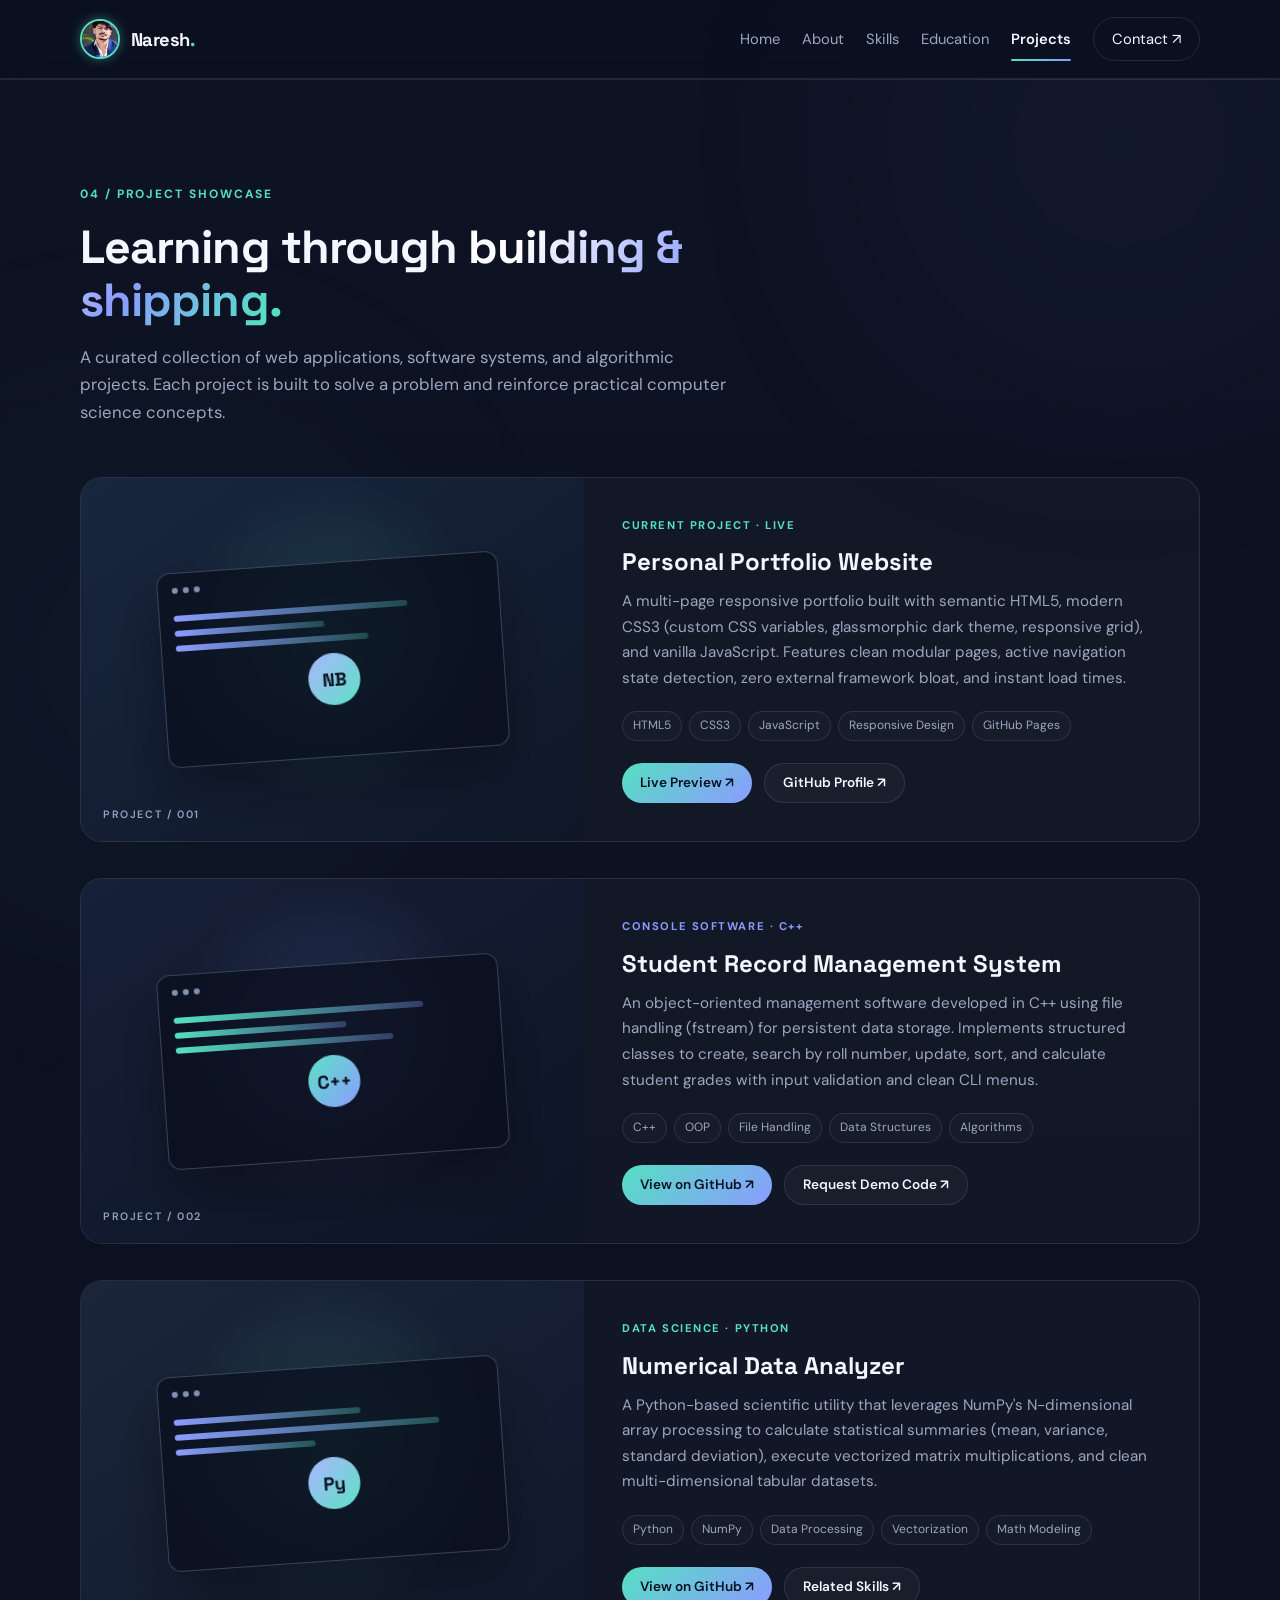
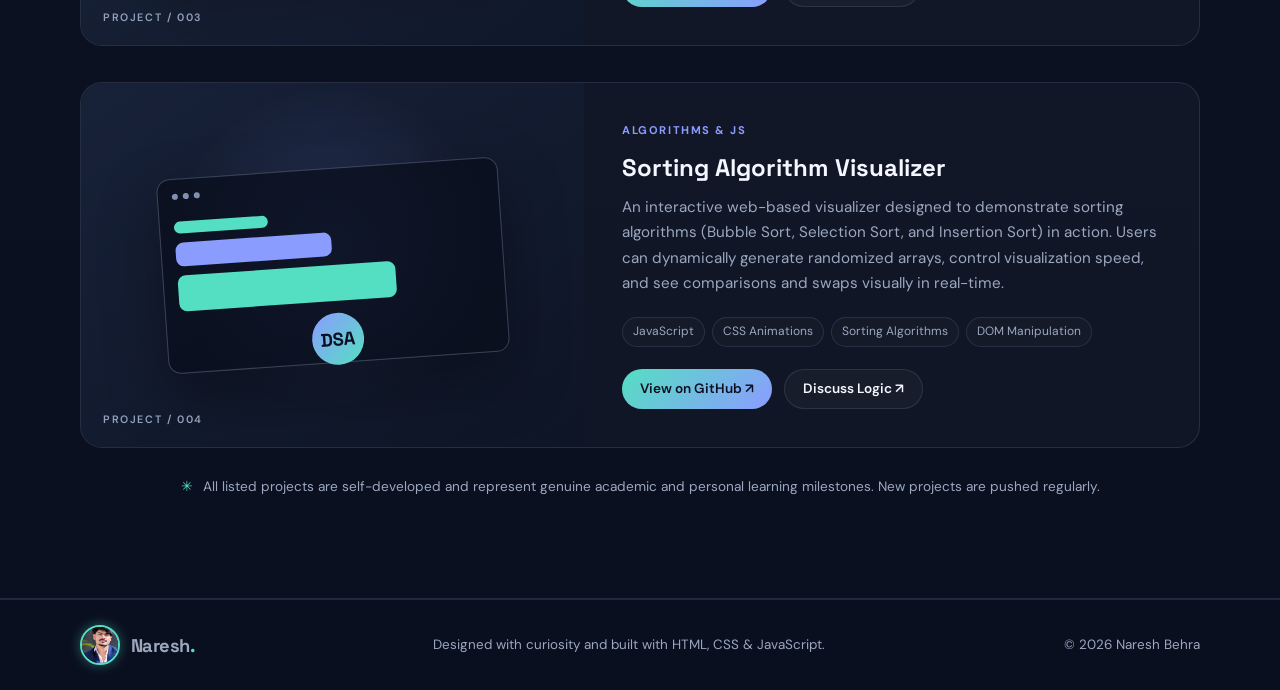
<file: projects.html>
﻿<!DOCTYPE html>
<html lang="en">

<head>
    <meta charset="UTF-8">
    <meta name="viewport" content="width=device-width, initial-scale=1.0">

    <meta name="description"
        content="Projects showcase by Naresh Behra - Portfolio website, C++ applications, Python data tools, and algorithms.">
    <meta name="keywords" content="Naresh Behra, Projects, C++, Python, Web Development, JavaScript, Portfolio">
    <meta name="theme-color" content="#0b1020">

    <title>Projects | Naresh Behra</title>

    <!-- Google Fonts -->
    <link rel="preconnect" href="https://fonts.googleapis.com">
    <link rel="preconnect" href="https://fonts.gstatic.com" crossorigin>
    <link
        href="https://fonts.googleapis.com/css2?family=DM+Sans:ital,wght@0,400;0,500;0,600;0,700;1,400&family=Space+Grotesk:wght@400;500;600;700&display=swap"
        rel="stylesheet">

    <!-- CSS -->
    <link rel="stylesheet" href="style.css">

    <!-- JavaScript -->
    <script src="script.js" defer></script>
</head>

<body>

    <div class="ambient ambient-one" aria-hidden="true"></div>
    <div class="ambient ambient-two" aria-hidden="true"></div>

    <!-- Navigation Header -->
        <header class="site-header">
        <nav class="nav container" aria-label="Main navigation">
            <a class="brand" href="index.html">
                <img class="brand-avatar" src="assets/images/avatar.png" onerror="this.src='assets/images/profile.png';" alt="Naresh Behra">
                <span>Naresh<span class="brand-dot">.</span></span>
            </a>

            <button class="menu-toggle" id="menuToggle" aria-label="Open navigation" aria-expanded="false">
                ☰
            </button>

            <div class="nav-links" id="navLinks">
                <a href="index.html">Home</a>
                <a href="about.html">About</a>
                <a href="skills.html">Skills</a>
                <a href="education.html">Education</a>
                <a href="projects.html" class="active">Projects</a>
                <a href="contact.html" class="nav-contact">Contact <span>↗</span></a>
            </div>
        </nav>
    </header>

    <!-- Main Content -->
    <main>
        <section class="section section-alt">
            <div class="container">
                <div class="section-heading">
                    <p class="eyebrow">04 / PROJECT SHOWCASE</p>
                    <h2>
                        Learning through <span class="gradient-text">building & shipping.</span>
                    </h2>
                    <p class="section-intro">
                        A curated collection of web applications, software systems, and algorithmic projects. Each
                        project is built to solve a problem and reinforce practical computer science concepts.
                    </p>
                </div>

                <!-- Projects List -->
                <div class="projects-list">

                    <!-- PROJECT 1: Portfolio Website -->
                    <article class="project-card">
                        <div class="project-art">
                            <div class="art-window">
                                <div class="window-dots"><i></i><i></i><i></i></div>
                                <div class="art-lines"><span></span><span></span><span></span></div>
                                <div class="art-orb">NB</div>
                            </div>
                            <span class="art-label">PROJECT / 001</span>
                        </div>

                        <div class="project-info">
                            <div class="project-status">CURRENT PROJECT · LIVE</div>
                            <h3>Personal Portfolio Website</h3>
                            <p>
                                A multi-page responsive portfolio built with semantic HTML5, modern CSS3 (custom CSS
                                variables, glassmorphic dark theme, responsive grid), and vanilla JavaScript. Features
                                clean modular pages, active navigation state detection, zero external framework bloat,
                                and instant load times.
                            </p>

                            <div class="skill-tags">
                                <span>HTML5</span>
                                <span>CSS3</span>
                                <span>JavaScript</span>
                                <span>Responsive Design</span>
                                <span>GitHub Pages</span>
                            </div>

                            <div class="project-actions">
                                <a href="index.html" class="project-btn project-btn-primary">
                                    Live Preview ↗
                                </a>
                                <a href="https://github.com/NB-CSE" target="_blank" rel="noopener noreferrer"
                                    class="project-btn project-btn-secondary">
                                    GitHub Profile ↗
                                </a>
                            </div>
                        </div>
                    </article>

                    <!-- PROJECT 2: Student Record Management System -->
                    <article class="project-card">
                        <div class="project-art" style="background: radial-gradient(circle at 50% 45%, rgba(139, 156, 255, .18), transparent 50%), linear-gradient(145deg, #162039, #0d1424);">
                            <div class="art-window">
                                <div class="window-dots"><i></i><i></i><i></i></div>
                                <div class="art-lines">
                                    <span style="background: linear-gradient(90deg, #55dfc2, rgba(139, 156, 255, .3)); width: 80%;"></span>
                                    <span style="background: linear-gradient(90deg, #55dfc2, rgba(139, 156, 255, .3)); width: 55%;"></span>
                                    <span style="background: linear-gradient(90deg, #55dfc2, rgba(139, 156, 255, .3)); width: 70%;"></span>
                                </div>
                                <div class="art-orb" style="background: linear-gradient(135deg, #5de2c5, #8b9cff);">C++</div>
                            </div>
                            <span class="art-label">PROJECT / 002</span>
                        </div>

                        <div class="project-info">
                            <div class="project-status" style="color: var(--accent);">CONSOLE SOFTWARE · C++</div>
                            <h3>Student Record Management System</h3>
                            <p>
                                An object-oriented management software developed in C++ using file handling (fstream)
                                for persistent data storage. Implements structured classes to create, search by roll
                                number, update, sort, and calculate student grades with input validation and clean CLI
                                menus.
                            </p>

                            <div class="skill-tags">
                                <span>C++</span>
                                <span>OOP</span>
                                <span>File Handling</span>
                                <span>Data Structures</span>
                                <span>Algorithms</span>
                            </div>

                            <div class="project-actions">
                                <a href="https://github.com/NB-CSE" target="_blank" rel="noopener noreferrer"
                                    class="project-btn project-btn-primary">
                                    View on GitHub ↗
                                </a>
                                <a href="contact.html" class="project-btn project-btn-secondary">
                                    Request Demo Code ↗
                                </a>
                            </div>
                        </div>
                    </article>

                    <!-- PROJECT 3: NumPy Data Analysis Tool -->
                    <article class="project-card">
                        <div class="project-art" style="background: radial-gradient(circle at 50% 45%, rgba(85, 223, 194, .18), transparent 50%), linear-gradient(145deg, #1b263b, #0f172a);">
                            <div class="art-window">
                                <div class="window-dots"><i></i><i></i><i></i></div>
                                <div class="art-lines">
                                    <span style="background: linear-gradient(90deg, #8b9cff, rgba(85, 223, 194, .3)); width: 60%;"></span>
                                    <span style="background: linear-gradient(90deg, #8b9cff, rgba(85, 223, 194, .3)); width: 85%;"></span>
                                    <span style="background: linear-gradient(90deg, #8b9cff, rgba(85, 223, 194, .3)); width: 45%;"></span>
                                </div>
                                <div class="art-orb">Py</div>
                            </div>
                            <span class="art-label">PROJECT / 003</span>
                        </div>

                        <div class="project-info">
                            <div class="project-status">DATA SCIENCE · PYTHON</div>
                            <h3>Numerical Data Analyzer</h3>
                            <p>
                                A Python-based scientific utility that leverages NumPy's N-dimensional array processing
                                to calculate statistical summaries (mean, variance, standard deviation), execute
                                vectorized matrix multiplications, and clean multi-dimensional tabular datasets.
                            </p>

                            <div class="skill-tags">
                                <span>Python</span>
                                <span>NumPy</span>
                                <span>Data Processing</span>
                                <span>Vectorization</span>
                                <span>Math Modeling</span>
                            </div>

                            <div class="project-actions">
                                <a href="https://github.com/NB-CSE" target="_blank" rel="noopener noreferrer"
                                    class="project-btn project-btn-primary">
                                    View on GitHub ↗
                                </a>
                                <a href="skills.html" class="project-btn project-btn-secondary">
                                    Related Skills ↗
                                </a>
                            </div>
                        </div>
                    </article>

                    <!-- PROJECT 4: Sorting Algorithm Visualizer -->
                    <article class="project-card">
                        <div class="project-art" style="background: radial-gradient(circle at 50% 45%, rgba(139, 156, 255, .18), transparent 50%), linear-gradient(145deg, #172138, #0e1526);">
                            <div class="art-window">
                                <div class="window-dots"><i></i><i></i><i></i></div>
                                <div class="art-lines">
                                    <span style="height: 12px; width: 30%; background: #55dfc2;"></span>
                                    <span style="height: 24px; width: 50%; background: #8b9cff;"></span>
                                    <span style="height: 36px; width: 70%; background: #55dfc2;"></span>
                                </div>
                                <div class="art-orb" style="background: linear-gradient(135deg, #8b9cff, #55dfc2);">DSA</div>
                            </div>
                            <span class="art-label">PROJECT / 004</span>
                        </div>

                        <div class="project-info">
                            <div class="project-status" style="color: var(--accent);">ALGORITHMS & JS</div>
                            <h3>Sorting Algorithm Visualizer</h3>
                            <p>
                                An interactive web-based visualizer designed to demonstrate sorting algorithms (Bubble
                                Sort, Selection Sort, and Insertion Sort) in action. Users can dynamically generate
                                randomized arrays, control visualization speed, and see comparisons and swaps visually
                                in real-time.
                            </p>

                            <div class="skill-tags">
                                <span>JavaScript</span>
                                <span>CSS Animations</span>
                                <span>Sorting Algorithms</span>
                                <span>DOM Manipulation</span>
                            </div>

                            <div class="project-actions">
                                <a href="https://github.com/NB-CSE" target="_blank" rel="noopener noreferrer"
                                    class="project-btn project-btn-primary">
                                    View on GitHub ↗
                                </a>
                                <a href="contact.html" class="project-btn project-btn-secondary">
                                    Discuss Logic ↗
                                </a>
                            </div>
                        </div>
                    </article>

                </div>

                <!-- Transparency Note -->
                <p class="honesty-note">
                    <span>✳</span> All listed projects are self-developed and represent genuine academic and personal learning milestones. New projects are pushed regularly.
                </p>

            </div>
        </section>
    </main>

    <!-- Footer -->
            <footer class="site-footer">
        <div class="container footer-inner">
            <a class="brand" href="index.html">
                <img class="brand-avatar" src="assets/images/avatar.png" onerror="this.src='assets/images/profile.png';" alt="Naresh Behra">
                <span>Naresh<span class="brand-dot">.</span></span>
            </a>

            <p>Designed with curiosity and built with HTML, CSS & JavaScript.</p>

            <span>© <span class="current-year">2026</span> Naresh Behra</span>
        </div>
    </footer>

</body>

</html>
</file>
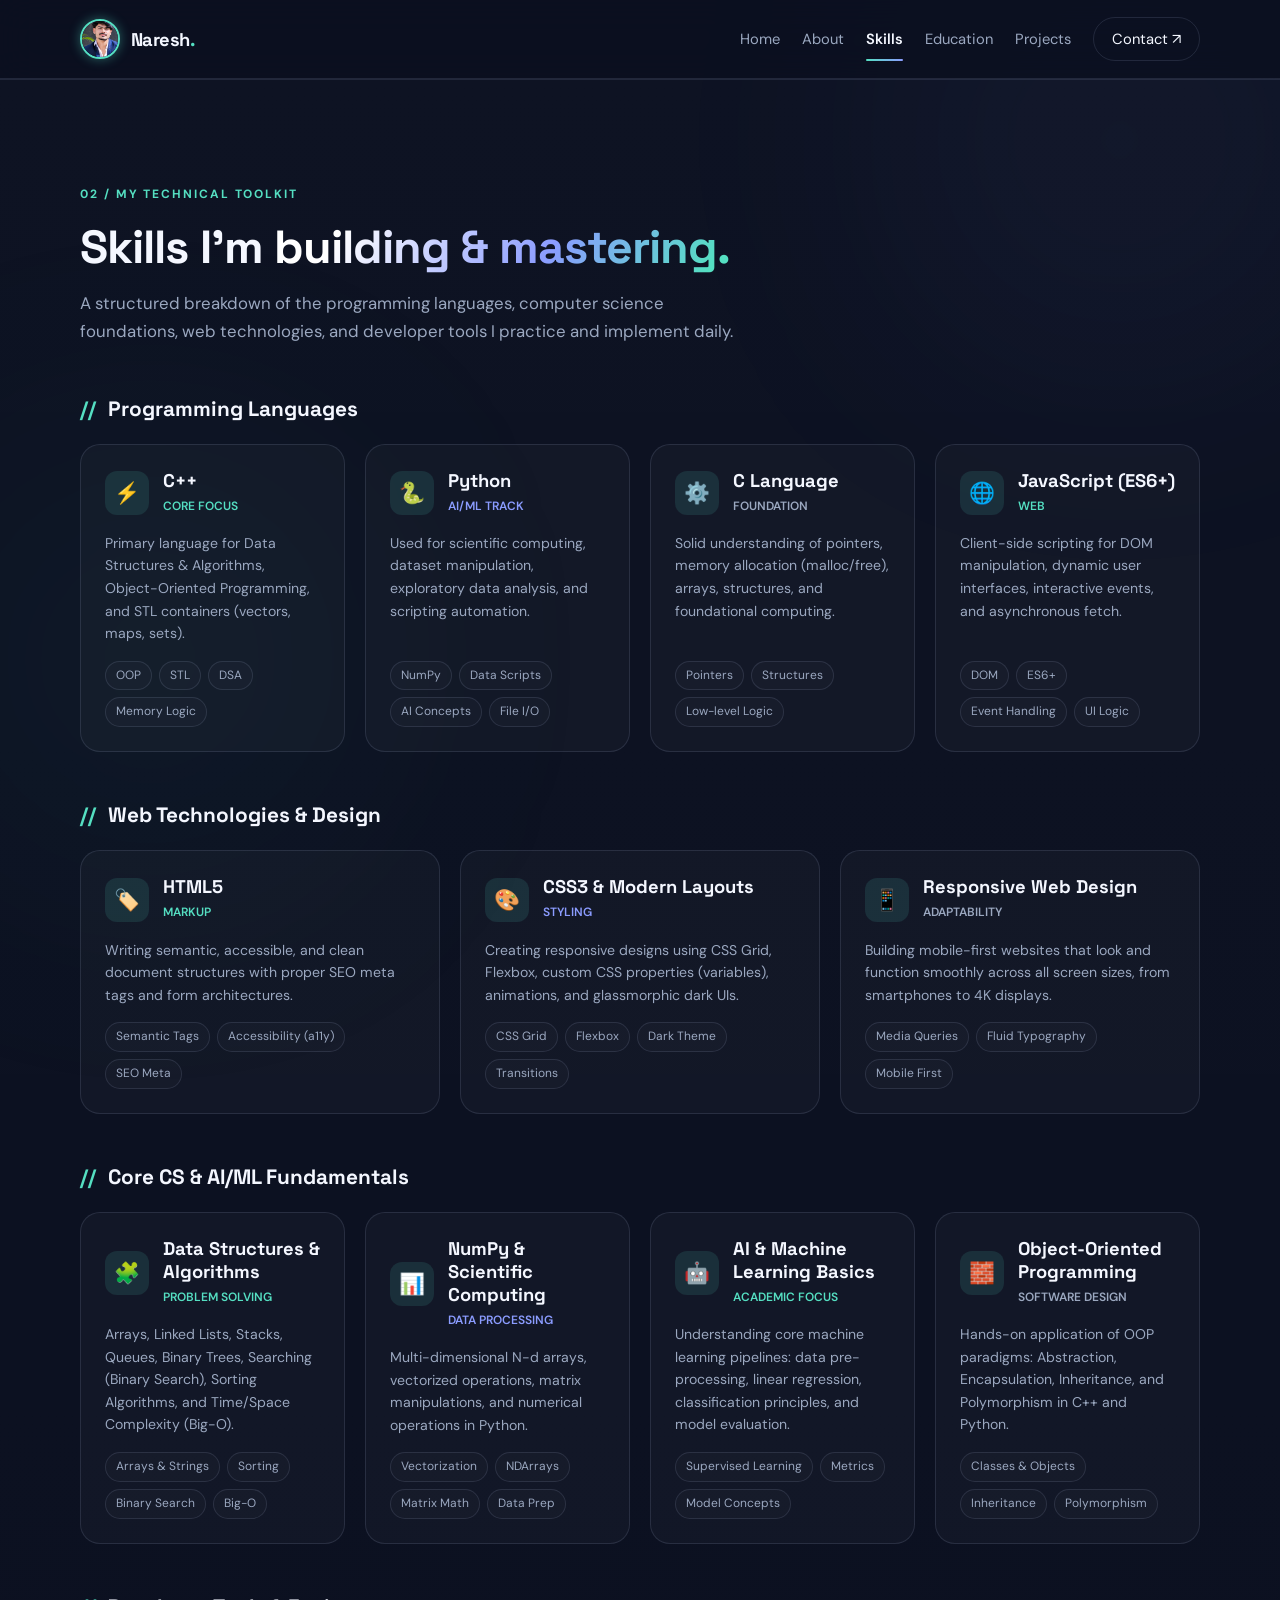
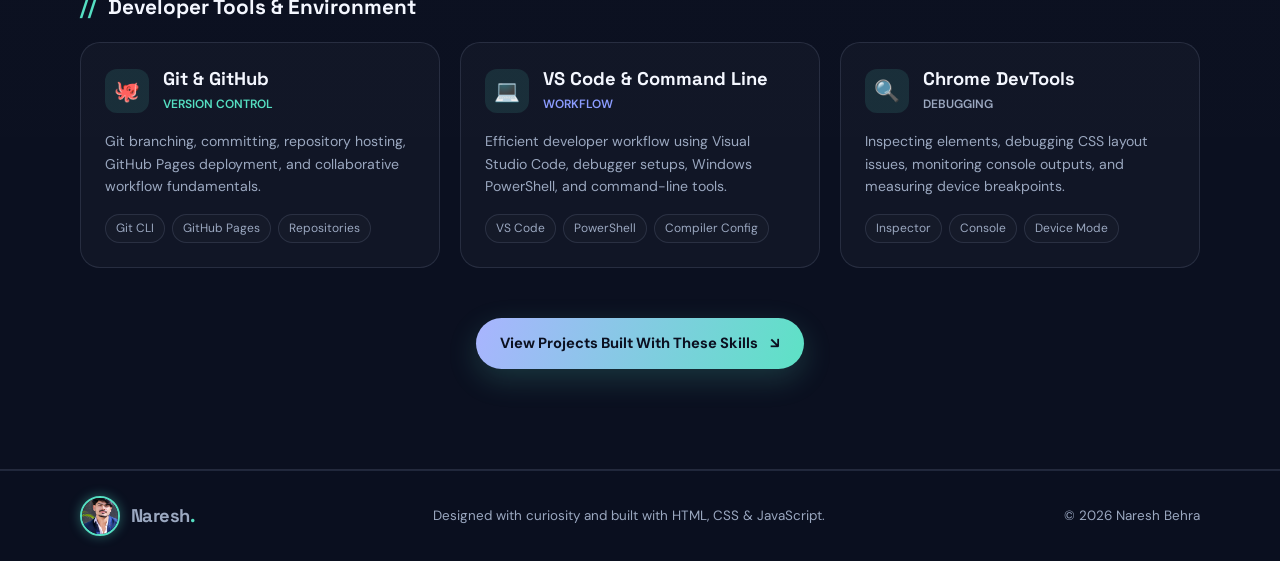
<file: skills.html>
﻿<!DOCTYPE html>
<html lang="en">

<head>
    <meta charset="UTF-8">
    <meta name="viewport" content="width=device-width, initial-scale=1.0">

    <meta name="description"
        content="Technical skills and toolkit of Naresh Behra - C++, Python, DSA, Web Development, and AI/ML tools.">
    <meta name="keywords" content="Naresh Behra, Skills, Toolkit, C++, Python, DSA, HTML, CSS, JavaScript, NumPy">
    <meta name="theme-color" content="#0b1020">

    <title>Skills | Naresh Behra</title>

    <!-- Google Fonts -->
    <link rel="preconnect" href="https://fonts.googleapis.com">
    <link rel="preconnect" href="https://fonts.gstatic.com" crossorigin>
    <link
        href="https://fonts.googleapis.com/css2?family=DM+Sans:ital,wght@0,400;0,500;0,600;0,700;1,400&family=Space+Grotesk:wght@400;500;600;700&display=swap"
        rel="stylesheet">

    <!-- CSS -->
    <link rel="stylesheet" href="style.css">

    <!-- JavaScript -->
    <script src="script.js" defer></script>
</head>

<body>

    <div class="ambient ambient-one" aria-hidden="true"></div>
    <div class="ambient ambient-two" aria-hidden="true"></div>

    <!-- Navigation Header -->
        <header class="site-header">
        <nav class="nav container" aria-label="Main navigation">
            <a class="brand" href="index.html">
                <img class="brand-avatar" src="assets/images/avatar.png" onerror="this.src='assets/images/profile.png';" alt="Naresh Behra">
                <span>Naresh<span class="brand-dot">.</span></span>
            </a>

            <button class="menu-toggle" id="menuToggle" aria-label="Open navigation" aria-expanded="false">
                ☰
            </button>

            <div class="nav-links" id="navLinks">
                <a href="index.html">Home</a>
                <a href="about.html">About</a>
                <a href="skills.html" class="active">Skills</a>
                <a href="education.html">Education</a>
                <a href="projects.html">Projects</a>
                <a href="contact.html" class="nav-contact">Contact <span>↗</span></a>
            </div>
        </nav>
    </header>

    <!-- Main Content -->
    <main>
        <section class="section section-alt">
            <div class="container">
                <div class="section-heading">
                    <p class="eyebrow">02 / MY TECHNICAL TOOLKIT</p>
                    <h2>
                        Skills I'm <span class="gradient-text">building & mastering.</span>
                    </h2>
                    <p class="section-intro">
                        A structured breakdown of the programming languages, computer science foundations, web
                        technologies, and developer tools I practice and implement daily.
                    </p>
                </div>

                <!-- CATEGORY 1: PROGRAMMING LANGUAGES -->
                <div class="skills-category">
                    <h3 class="skills-category-title">
                        <span>//</span> Programming Languages
                    </h3>

                    <div class="skills-grid-modern">
                        <article class="skill-card-modern">
                            <div class="skill-card-header">
                                <div class="skill-card-icon">⚡</div>
                                <div>
                                    <h3>C++</h3>
                                    <span style="font-size: 0.75rem; color: var(--accent-2); font-weight: 600;">CORE FOCUS</span>
                                </div>
                            </div>
                            <p>
                                Primary language for Data Structures & Algorithms, Object-Oriented Programming, and STL
                                containers (vectors, maps, sets).
                            </p>
                            <div class="skill-tags">
                                <span>OOP</span>
                                <span>STL</span>
                                <span>DSA</span>
                                <span>Memory Logic</span>
                            </div>
                        </article>

                        <article class="skill-card-modern">
                            <div class="skill-card-header">
                                <div class="skill-card-icon">🐍</div>
                                <div>
                                    <h3>Python</h3>
                                    <span style="font-size: 0.75rem; color: var(--accent); font-weight: 600;">AI/ML TRACK</span>
                                </div>
                            </div>
                            <p>
                                Used for scientific computing, dataset manipulation, exploratory data analysis, and
                                scripting automation.
                            </p>
                            <div class="skill-tags">
                                <span>NumPy</span>
                                <span>Data Scripts</span>
                                <span>AI Concepts</span>
                                <span>File I/O</span>
                            </div>
                        </article>

                        <article class="skill-card-modern">
                            <div class="skill-card-header">
                                <div class="skill-card-icon">⚙️</div>
                                <div>
                                    <h3>C Language</h3>
                                    <span style="font-size: 0.75rem; color: var(--muted); font-weight: 600;">FOUNDATION</span>
                                </div>
                            </div>
                            <p>
                                Solid understanding of pointers, memory allocation (malloc/free), arrays, structures,
                                and foundational computing.
                            </p>
                            <div class="skill-tags">
                                <span>Pointers</span>
                                <span>Structures</span>
                                <span>Low-level Logic</span>
                            </div>
                        </article>

                        <article class="skill-card-modern">
                            <div class="skill-card-header">
                                <div class="skill-card-icon">🌐</div>
                                <div>
                                    <h3>JavaScript (ES6+)</h3>
                                    <span style="font-size: 0.75rem; color: var(--accent-2); font-weight: 600;">WEB</span>
                                </div>
                            </div>
                            <p>
                                Client-side scripting for DOM manipulation, dynamic user interfaces, interactive
                                events, and asynchronous fetch.
                            </p>
                            <div class="skill-tags">
                                <span>DOM</span>
                                <span>ES6+</span>
                                <span>Event Handling</span>
                                <span>UI Logic</span>
                            </div>
                        </article>
                    </div>
                </div>

                <!-- CATEGORY 2: WEB DEVELOPMENT -->
                <div class="skills-category">
                    <h3 class="skills-category-title">
                        <span>//</span> Web Technologies & Design
                    </h3>

                    <div class="skills-grid-modern">
                        <article class="skill-card-modern">
                            <div class="skill-card-header">
                                <div class="skill-card-icon">🏷️</div>
                                <div>
                                    <h3>HTML5</h3>
                                    <span style="font-size: 0.75rem; color: var(--accent-2); font-weight: 600;">MARKUP</span>
                                </div>
                            </div>
                            <p>
                                Writing semantic, accessible, and clean document structures with proper SEO meta tags
                                and form architectures.
                            </p>
                            <div class="skill-tags">
                                <span>Semantic Tags</span>
                                <span>Accessibility (a11y)</span>
                                <span>SEO Meta</span>
                            </div>
                        </article>

                        <article class="skill-card-modern">
                            <div class="skill-card-header">
                                <div class="skill-card-icon">🎨</div>
                                <div>
                                    <h3>CSS3 & Modern Layouts</h3>
                                    <span style="font-size: 0.75rem; color: var(--accent); font-weight: 600;">STYLING</span>
                                </div>
                            </div>
                            <p>
                                Creating responsive designs using CSS Grid, Flexbox, custom CSS properties (variables),
                                animations, and glassmorphic dark UIs.
                            </p>
                            <div class="skill-tags">
                                <span>CSS Grid</span>
                                <span>Flexbox</span>
                                <span>Dark Theme</span>
                                <span>Transitions</span>
                            </div>
                        </article>

                        <article class="skill-card-modern">
                            <div class="skill-card-header">
                                <div class="skill-card-icon">📱</div>
                                <div>
                                    <h3>Responsive Web Design</h3>
                                    <span style="font-size: 0.75rem; color: var(--muted); font-weight: 600;">ADAPTABILITY</span>
                                </div>
                            </div>
                            <p>
                                Building mobile-first websites that look and function smoothly across all screen sizes,
                                from smartphones to 4K displays.
                            </p>
                            <div class="skill-tags">
                                <span>Media Queries</span>
                                <span>Fluid Typography</span>
                                <span>Mobile First</span>
                            </div>
                        </article>
                    </div>
                </div>

                <!-- CATEGORY 3: COMPUTER SCIENCE CORE & AI -->
                <div class="skills-category">
                    <h3 class="skills-category-title">
                        <span>//</span> Core CS & AI/ML Fundamentals
                    </h3>

                    <div class="skills-grid-modern">
                        <article class="skill-card-modern">
                            <div class="skill-card-header">
                                <div class="skill-card-icon">🧩</div>
                                <div>
                                    <h3>Data Structures & Algorithms</h3>
                                    <span style="font-size: 0.75rem; color: var(--accent-2); font-weight: 600;">PROBLEM SOLVING</span>
                                </div>
                            </div>
                            <p>
                                Arrays, Linked Lists, Stacks, Queues, Binary Trees, Searching (Binary Search), Sorting
                                Algorithms, and Time/Space Complexity (Big-O).
                            </p>
                            <div class="skill-tags">
                                <span>Arrays & Strings</span>
                                <span>Sorting</span>
                                <span>Binary Search</span>
                                <span>Big-O</span>
                            </div>
                        </article>

                        <article class="skill-card-modern">
                            <div class="skill-card-header">
                                <div class="skill-card-icon">📊</div>
                                <div>
                                    <h3>NumPy & Scientific Computing</h3>
                                    <span style="font-size: 0.75rem; color: var(--accent); font-weight: 600;">DATA PROCESSING</span>
                                </div>
                            </div>
                            <p>
                                Multi-dimensional N-d arrays, vectorized operations, matrix manipulations, and
                                numerical operations in Python.
                            </p>
                            <div class="skill-tags">
                                <span>Vectorization</span>
                                <span>NDArrays</span>
                                <span>Matrix Math</span>
                                <span>Data Prep</span>
                            </div>
                        </article>

                        <article class="skill-card-modern">
                            <div class="skill-card-header">
                                <div class="skill-card-icon">🤖</div>
                                <div>
                                    <h3>AI & Machine Learning Basics</h3>
                                    <span style="font-size: 0.75rem; color: var(--accent-2); font-weight: 600;">ACADEMIC FOCUS</span>
                                </div>
                            </div>
                            <p>
                                Understanding core machine learning pipelines: data pre-processing, linear regression,
                                classification principles, and model evaluation.
                            </p>
                            <div class="skill-tags">
                                <span>Supervised Learning</span>
                                <span>Metrics</span>
                                <span>Model Concepts</span>
                            </div>
                        </article>

                        <article class="skill-card-modern">
                            <div class="skill-card-header">
                                <div class="skill-card-icon">🧱</div>
                                <div>
                                    <h3>Object-Oriented Programming</h3>
                                    <span style="font-size: 0.75rem; color: var(--muted); font-weight: 600;">SOFTWARE DESIGN</span>
                                </div>
                            </div>
                            <p>
                                Hands-on application of OOP paradigms: Abstraction, Encapsulation, Inheritance, and
                                Polymorphism in C++ and Python.
                            </p>
                            <div class="skill-tags">
                                <span>Classes & Objects</span>
                                <span>Inheritance</span>
                                <span>Polymorphism</span>
                            </div>
                        </article>
                    </div>
                </div>

                <!-- CATEGORY 4: DEVELOPER TOOLS -->
                <div class="skills-category">
                    <h3 class="skills-category-title">
                        <span>//</span> Developer Tools & Environment
                    </h3>

                    <div class="skills-grid-modern">
                        <article class="skill-card-modern">
                            <div class="skill-card-header">
                                <div class="skill-card-icon">🐙</div>
                                <div>
                                    <h3>Git & GitHub</h3>
                                    <span style="font-size: 0.75rem; color: var(--accent-2); font-weight: 600;">VERSION CONTROL</span>
                                </div>
                            </div>
                            <p>
                                Git branching, committing, repository hosting, GitHub Pages deployment, and
                                collaborative workflow fundamentals.
                            </p>
                            <div class="skill-tags">
                                <span>Git CLI</span>
                                <span>GitHub Pages</span>
                                <span>Repositories</span>
                            </div>
                        </article>

                        <article class="skill-card-modern">
                            <div class="skill-card-header">
                                <div class="skill-card-icon">💻</div>
                                <div>
                                    <h3>VS Code & Command Line</h3>
                                    <span style="font-size: 0.75rem; color: var(--accent); font-weight: 600;">WORKFLOW</span>
                                </div>
                            </div>
                            <p>
                                Efficient developer workflow using Visual Studio Code, debugger setups, Windows
                                PowerShell, and command-line tools.
                            </p>
                            <div class="skill-tags">
                                <span>VS Code</span>
                                <span>PowerShell</span>
                                <span>Compiler Config</span>
                            </div>
                        </article>

                        <article class="skill-card-modern">
                            <div class="skill-card-header">
                                <div class="skill-card-icon">🔍</div>
                                <div>
                                    <h3>Chrome DevTools</h3>
                                    <span style="font-size: 0.75rem; color: var(--muted); font-weight: 600;">DEBUGGING</span>
                                </div>
                            </div>
                            <p>
                                Inspecting elements, debugging CSS layout issues, monitoring console outputs, and
                                measuring device breakpoints.
                            </p>
                            <div class="skill-tags">
                                <span>Inspector</span>
                                <span>Console</span>
                                <span>Device Mode</span>
                            </div>
                        </article>
                    </div>
                </div>

                <!-- Call to action -->
                <div style="margin-top: 50px; text-align: center;">
                    <a href="projects.html" class="button button-primary">
                        View Projects Built With These Skills <span>↘</span>
                    </a>
                </div>

            </div>
        </section>
    </main>

    <!-- Footer -->
            <footer class="site-footer">
        <div class="container footer-inner">
            <a class="brand" href="index.html">
                <img class="brand-avatar" src="assets/images/avatar.png" onerror="this.src='assets/images/profile.png';" alt="Naresh Behra">
                <span>Naresh<span class="brand-dot">.</span></span>
            </a>

            <p>Designed with curiosity and built with HTML, CSS & JavaScript.</p>

            <span>© <span class="current-year">2026</span> Naresh Behra</span>
        </div>
    </footer>

</body>

</html>
</file>
<file: style.css>
@import url('https://fonts.googleapis.com/css2?family=DM+Sans:ital,wght@0,400;0,500;0,600;0,700;1,400&family=Space+Grotesk:wght@400;500;600;700&display=swap');

/* ==========================================================================
   1. ROOT VARIABLES & THEME SETUP
   ========================================================================== */

:root {
    --bg: #0b1020;
    --surface: #111a2e;
    --surface-2: #151f35;
    --surface-card: rgba(255, 255, 255, 0.028);
    --surface-card-hover: rgba(255, 255, 255, 0.055);
    --text: #f4f7ff;
    --muted: #9ba8c0;
    --line: rgba(184, 202, 235, .13);
    --line-highlight: rgba(85, 223, 194, 0.35);
    --accent: #8b9cff;
    --accent-2: #55dfc2;
    --accent-glow: rgba(85, 223, 194, 0.18);
    --max: 1120px;
    --radius-sm: 8px;
    --radius-md: 14px;
    --radius-lg: 20px;
    --radius-full: 9999px;
    --shadow-soft: 0 10px 30px rgba(0, 0, 0, 0.35);
    --shadow-hover: 0 20px 45px rgba(0, 0, 0, 0.45);
}

/* ==========================================================================
   2. GLOBAL RESET & BASE STYLES
   ========================================================================== */

*, *::before, *::after {
    box-sizing: border-box;
}

html {
    scroll-behavior: smooth;
    scroll-padding-top: 90px;
}

body {
    margin: 0;
    color: var(--text);
    background: var(--bg);
    font-family: 'DM Sans', -apple-system, BlinkMacSystemFont, 'Segoe UI', Roboto, sans-serif;
    line-height: 1.65;
    overflow-x: hidden;
    -webkit-font-smoothing: antialiased;
    -moz-osx-font-smoothing: grayscale;
}

a {
    color: inherit;
    text-decoration: none;
}

button, input, textarea {
    font: inherit;
}

img {
    max-width: 100%;
    height: auto;
    display: block;
}

.container {
    width: min(var(--max), calc(100% - 48px));
    margin-inline: auto;
}

/* ==========================================================================
   3. AMBIENT GLOW BACKGROUNDS
   ========================================================================== */

.ambient {
    position: fixed;
    border-radius: 50%;
    filter: blur(140px);
    z-index: -1;
    pointer-events: none;
    opacity: 0.65;
}

.ambient-one {
    top: -120px;
    right: -100px;
    width: 520px;
    height: 520px;
    background: radial-gradient(circle, rgba(139, 156, 255, .22), transparent 70%);
}

.ambient-two {
    top: 40%;
    left: -150px;
    width: 600px;
    height: 600px;
    background: radial-gradient(circle, rgba(85, 223, 194, .14), transparent 70%);
}

/* ==========================================================================
   4. NAVIGATION BAR
   ========================================================================== */

.site-header {
    position: sticky;
    top: 0;
    z-index: 100;
    background: rgba(11, 16, 32, .82);
    backdrop-filter: blur(18px);
    -webkit-backdrop-filter: blur(18px);
    border-bottom: 1px solid var(--line);
    transition: background 0.3s;
}

.nav {
    min-height: 78px;
    display: flex;
    align-items: center;
    justify-content: space-between;
}

.brand {
    display: inline-flex;
    align-items: center;
    gap: 11px;
    font: 700 1.15rem 'Space Grotesk', sans-serif;
    letter-spacing: -.03em;
    transition: transform 0.2s;
}

.brand:hover {
    transform: scale(1.02);
}

.brand-avatar {
    width: 40px;
    height: 40px;
    border-radius: 50%;
    object-fit: cover;
    object-position: 45% 10%;
    border: 2px solid var(--accent-2);
    box-shadow: 0 0 12px rgba(85, 223, 194, 0.4);
    flex-shrink: 0;
    transition: transform 0.2s ease, box-shadow 0.2s ease;
}

.brand-avatar:hover {
    transform: scale(1.08);
    box-shadow: 0 0 16px rgba(85, 223, 194, 0.55);
}

.brand-mark {
    display: grid;
    place-items: center;
    width: 36px;
    height: 36px;
    border-radius: 11px;
    color: #0b1020;
    background: linear-gradient(135deg, var(--accent-2), var(--accent));
    font-weight: 800;
}

.brand-dot {
    color: var(--accent-2);
}

.nav-links {
    display: flex;
    align-items: center;
    gap: 22px;
    color: var(--muted);
    font-size: .92rem;
}

.nav-links a {
    position: relative;
    padding: 6px 0;
    transition: color .2s;
}

.nav-links a:hover,
.nav-links a:focus-visible {
    color: var(--text);
}

/* Active Nav Link Styling */
.nav-links a.active {
    color: var(--text);
    font-weight: 600;
}

.nav-links a.active::after {
    content: '';
    position: absolute;
    bottom: -4px;
    left: 0;
    width: 100%;
    height: 2px;
    background: linear-gradient(90deg, var(--accent-2), var(--accent));
    border-radius: 2px;
}

.nav-contact {
    color: var(--text) !important;
    border: 1px solid var(--line);
    border-radius: var(--radius-full);
    padding: 9px 18px !important;
    transition: all .25s ease !important;
}

.nav-contact:hover {
    border-color: var(--accent-2);
    background: rgba(85, 223, 194, .1);
    transform: translateY(-2px);
}

.nav-contact.active {
    border-color: var(--accent-2) !important;
    background: rgba(85, 223, 194, .15) !important;
}

.nav-contact.active::after {
    display: none;
}

.menu-toggle {
    display: none;
    border: 1px solid var(--line);
    color: var(--text);
    background: var(--surface);
    border-radius: 10px;
    padding: 8px 12px;
    cursor: pointer;
    font-size: 1.15rem;
    transition: background 0.2s, border-color 0.2s;
}

.menu-toggle:hover {
    border-color: var(--accent-2);
}

/* ==========================================================================
   5. HERO SECTION
   ========================================================================== */

.hero {
    min-height: calc(100vh - 78px);
    display: grid;
    grid-template-columns: 1.15fr .85fr;
    gap: 40px;
    align-items: center;
    position: relative;
    padding-top: 40px;
    padding-bottom: 80px;
}

.eyebrow {
    display: inline-flex;
    align-items: center;
    gap: 9px;
    margin: 0 0 16px;
    font-size: .75rem;
    letter-spacing: .16em;
    font-weight: 700;
    color: var(--accent-2);
    text-transform: uppercase;
}

.status-dot {
    width: 8px;
    height: 8px;
    border-radius: 50%;
    background: var(--accent-2);
    box-shadow: 0 0 0 4px rgba(85, 223, 194, .25);
    animation: pulse 2.4s infinite;
}

@keyframes pulse {
    0%, 100% {
        box-shadow: 0 0 0 3px rgba(85, 223, 194, .3);
    }
    50% {
        box-shadow: 0 0 0 8px rgba(85, 223, 194, 0);
    }
}

h1 {
    font: 700 clamp(2.6rem, 5.2vw, 4.4rem) / 1.08 'Space Grotesk', sans-serif;
    letter-spacing: -.03em;
    margin: 0 0 22px;
}

.gradient-text {
    background: linear-gradient(120deg, #fff 15%, var(--accent) 60%, var(--accent-2) 95%);
    -webkit-background-clip: text;
    background-clip: text;
    -webkit-text-fill-color: transparent;
}

.outline-text {
    color: transparent;
    -webkit-text-stroke: 1px #8e9dbf;
}

.hero-description {
    max-width: 560px;
    color: var(--muted);
    font-size: 1.06rem;
    line-height: 1.7;
    margin-bottom: 30px;
}

.hero-actions {
    display: flex;
    flex-wrap: wrap;
    gap: 14px;
    align-items: center;
}

.button {
    display: inline-flex;
    align-items: center;
    gap: 12px;
    padding: 13px 24px;
    border-radius: var(--radius-full);
    font-weight: 700;
    font-size: .92rem;
    transition: transform .2s ease, box-shadow .2s ease, background .2s ease, border-color .2s ease;
    cursor: pointer;
}

.button:hover {
    transform: translateY(-3px);
}

.button-primary {
    color: #0b1020;
    background: linear-gradient(110deg, #a9b4ff, #5de2c5);
    box-shadow: 0 10px 30px rgba(94, 226, 197, .18);
    border: none;
}

.button-primary:hover {
    box-shadow: 0 15px 35px rgba(94, 226, 197, .3);
}

.button-quiet {
    border: 1px solid var(--line);
    background: rgba(255, 255, 255, .03);
    color: var(--text);
}

.button-quiet:hover {
    border-color: var(--accent);
    background: rgba(139, 156, 255, 0.1);
}

.hero-meta {
    display: flex;
    align-items: center;
    gap: 14px;
    margin-top: 36px;
    color: var(--muted);
    font-size: .84rem;
}

.meta-line {
    width: 32px;
    height: 1px;
    background: var(--line);
}

/* ==========================================================================
   6. STATS STRIP
   ========================================================================== */

.stats-strip {
    display: grid;
    grid-template-columns: repeat(auto-fit, minmax(180px, 1fr));
    gap: 20px;
    margin-top: 48px;
    padding: 24px 30px;
    border: 1px solid var(--line);
    border-radius: var(--radius-lg);
    background: rgba(17, 26, 46, 0.55);
    backdrop-filter: blur(10px);
}

.stat-item {
    display: flex;
    flex-direction: column;
}

.stat-number {
    font: 700 1.65rem 'Space Grotesk', sans-serif;
    color: var(--text);
    background: linear-gradient(135deg, #ffffff, var(--accent-2));
    -webkit-background-clip: text;
    -webkit-text-fill-color: transparent;
    line-height: 1.2;
}

.stat-label {
    font-size: 0.8rem;
    color: var(--muted);
    margin-top: 5px;
    letter-spacing: 0.04em;
}

/* ==========================================================================
   7. PROFILE IMAGE & VISUAL FRAME
   ========================================================================== */

.hero-visual {
    position: relative;
    justify-self: end;
    width: 100%;
    max-width: 420px;
}

.photo-frame {
    position: relative;
    padding: 18px;
    border: 1px solid rgba(178, 195, 230, .22);
    border-radius: 25px;
    background: linear-gradient(145deg, rgba(255, 255, 255, .08), rgba(255, 255, 255, .015));
    box-shadow: 0 30px 80px rgba(0, 0, 0, .45);
    backdrop-filter: blur(12px);
    overflow: hidden;
}

.photo-topline {
    display: flex;
    justify-content: space-between;
    align-items: center;
    margin-bottom: 14px;
    font-size: .67rem;
    letter-spacing: .15em;
    color: var(--muted);
}

.live-label {
    display: inline-flex;
    align-items: center;
    gap: 7px;
    color: var(--accent-2);
}

.live-label i {
    width: 6px;
    height: 6px;
    border-radius: 50%;
    background: var(--accent-2);
}

.profile-photo {
    display: block;
    width: 100%;
    height: auto;
    max-height: 420px;
    object-fit: cover;
    object-position: 45% 10%;
    border-radius: 14px;
    background: linear-gradient(135deg, #1b263b, #0f172a);
    transition: transform .3s ease;
}

.profile-photo:hover {
    transform: scale(1.02);
}

/* Graceful Fallback if profile image fails to load */
.profile-photo.img-fallback {
    display: none !important;
}

.avatar-fallback {
    display: none;
    width: 100%;
    height: 320px;
    border-radius: 14px;
    background: linear-gradient(135deg, #18233c, #0e1526);
    border: 1px dashed rgba(85, 223, 194, 0.35);
    flex-direction: column;
    align-items: center;
    justify-content: center;
    text-align: center;
    padding: 20px;
}

.avatar-fallback.show {
    display: flex;
}

.avatar-fallback-initials {
    width: 90px;
    height: 90px;
    border-radius: 50%;
    background: linear-gradient(135deg, var(--accent-2), var(--accent));
    color: #0b1020;
    display: grid;
    place-items: center;
    font: 700 2.2rem 'Space Grotesk', sans-serif;
    box-shadow: 0 10px 25px rgba(85, 223, 194, 0.25);
    margin-bottom: 12px;
}

.avatar-fallback-name {
    font: 600 1.15rem 'Space Grotesk', sans-serif;
    color: var(--text);
    margin-bottom: 4px;
}

.avatar-fallback-tag {
    color: var(--accent-2);
    font-size: 0.75rem;
    letter-spacing: 0.1em;
    font-weight: 600;
}

.photo-caption {
    display: flex;
    justify-content: space-between;
    align-items: center;
    padding: 16px 4px 4px;
}

.caption-label {
    display: block;
    color: var(--muted);
    font-size: .62rem;
    letter-spacing: .15em;
}

.photo-caption strong {
    font: 600 1.05rem 'Space Grotesk', sans-serif;
}

.caption-symbol {
    color: var(--accent-2);
}

/* ==========================================================================
   8. FLOATING ELEMENTS & ORBITS
   ========================================================================== */

.floating-chip {
    position: absolute;
    display: inline-flex;
    align-items: center;
    gap: 9px;
    padding: 9px 15px;
    border-radius: var(--radius-full);
    font-size: .78rem;
    font-weight: 600;
    backdrop-filter: blur(14px);
    box-shadow: 0 10px 25px rgba(0, 0, 0, .35);
    z-index: 2;
    animation: float 6s ease-in-out infinite;
}

.chip-top {
    top: 55px;
    left: -28px;
    color: var(--accent-2);
    border: 1px solid rgba(85, 223, 194, .35);
    background: rgba(14, 25, 45, .88);
}

.chip-bottom {
    bottom: 50px;
    right: -24px;
    color: var(--accent);
    border: 1px solid rgba(139, 156, 255, .35);
    background: rgba(18, 23, 49, .88);
    animation-delay: -3s;
}

@keyframes float {
    0%, 100% {
        transform: translateY(0);
    }
    50% {
        transform: translateY(-8px);
    }
}

.orbit {
    position: absolute;
    border-radius: 50%;
    border: 1px dashed rgba(162, 184, 226, .18);
    z-index: -1;
    pointer-events: none;
}

.orbit-one {
    width: 440px;
    height: 440px;
    top: -40px;
    right: -40px;
}

.orbit-two {
    width: 520px;
    height: 520px;
    top: -80px;
    right: -80px;
}

.scroll-cue {
    position: absolute;
    bottom: 15px;
    left: 0;
    display: inline-flex;
    align-items: center;
    gap: 12px;
    color: var(--muted);
    font-size: .68rem;
    letter-spacing: .15em;
    font-weight: 700;
    transition: color 0.2s;
}

.scroll-cue:hover {
    color: var(--text);
}

.scroll-mouse {
    width: 14px;
    height: 24px;
    border: 1.5px solid var(--muted);
    border-radius: 12px;
    position: relative;
}

.scroll-mouse::after {
    content: '';
    position: absolute;
    top: 4px;
    left: 50%;
    transform: translateX(-50%);
    width: 2px;
    height: 5px;
    background: var(--accent-2);
    border-radius: 2px;
    animation: scrollWheel 2s infinite;
}

@keyframes scrollWheel {
    0% {
        opacity: 0;
        transform: translate(-50%, 0);
    }
    40% {
        opacity: 1;
    }
    100% {
        opacity: 0;
        transform: translate(-50%, 8px);
    }
}

/* ==========================================================================
   9. GENERAL SECTIONS
   ========================================================================== */

.section {
    padding-top: 100px;
    padding-bottom: 100px;
    position: relative;
}

.section-alt {
    background: linear-gradient(180deg, rgba(255, 255, 255, .015), rgba(255, 255, 255, .003));
    border-top: 1px solid var(--line);
    border-bottom: 1px solid var(--line);
}

.section-heading {
    max-width: 660px;
    margin-bottom: 50px;
}

.section-heading h2 {
    font: 700 clamp(1.9rem, 3.8vw, 2.9rem) / 1.15 'Space Grotesk', sans-serif;
    letter-spacing: -.02em;
    margin: 0 0 16px;
}

.muted-heading {
    color: var(--muted);
}

.section-intro {
    color: var(--muted);
    font-size: 1.05rem;
    margin: 0;
}

/* ==========================================================================
   10. ABOUT SECTION
   ========================================================================== */

.about-grid {
    display: grid;
    grid-template-columns: 1.15fr .85fr;
    gap: 50px;
    align-items: start;
}

.about-lead {
    font-size: 1.22rem;
    line-height: 1.7;
    color: var(--text);
    margin-top: 0;
}

.about-detail p {
    color: var(--muted);
    font-size: 1rem;
    line-height: 1.75;
    margin-top: 0;
    margin-bottom: 24px;
}

.text-link {
    display: inline-flex;
    align-items: center;
    gap: 8px;
    color: var(--accent-2);
    font-weight: 600;
    font-size: .92rem;
    transition: gap .2s ease;
}

.text-link:hover {
    gap: 12px;
}

.value-strip {
    display: grid;
    grid-template-columns: repeat(3, 1fr);
    margin-top: 50px;
    border: 1px solid var(--line);
    border-radius: var(--radius-lg);
    background: var(--surface-card);
    overflow: hidden;
}

.value-strip > div {
    padding: 30px;
    border-right: 1px solid var(--line);
    transition: background .2s;
}

.value-strip > div:last-child {
    border-right: 0;
}

.value-strip > div:hover {
    background: rgba(255, 255, 255, .02);
}

.value-icon {
    display: grid;
    place-items: center;
    width: 38px;
    height: 38px;
    border-radius: 10px;
    background: rgba(85, 223, 194, .1);
    color: var(--accent-2);
    font-size: 1.15rem;
    margin-bottom: 14px;
}

.value-strip strong {
    display: block;
    font: 600 1.05rem 'Space Grotesk', sans-serif;
    margin-bottom: 4px;
}

.value-strip small {
    color: var(--muted);
    font-size: .84rem;
}

/* Quick Facts / Info Table */
.info-cards-grid {
    display: grid;
    grid-template-columns: repeat(auto-fit, minmax(240px, 1fr));
    gap: 20px;
    margin-top: 40px;
}

.info-card {
    padding: 24px;
    border: 1px solid var(--line);
    border-radius: var(--radius-md);
    background: var(--surface-card);
    transition: transform .2s, border-color .2s;
}

.info-card:hover {
    transform: translateY(-3px);
    border-color: var(--line-highlight);
}

.info-card-label {
    font-size: 0.72rem;
    letter-spacing: 0.12em;
    color: var(--accent-2);
    font-weight: 700;
    text-transform: uppercase;
    margin-bottom: 8px;
}

.info-card-value {
    font: 600 1.05rem 'Space Grotesk', sans-serif;
    color: var(--text);
    margin-bottom: 4px;
}

.info-card-desc {
    font-size: 0.84rem;
    color: var(--muted);
    margin: 0;
}

/* ==========================================================================
   11. SKILLS SECTION
   ========================================================================== */

.skills-category {
    margin-bottom: 50px;
}

.skills-category-title {
    font: 700 1.3rem 'Space Grotesk', sans-serif;
    color: var(--text);
    margin-bottom: 22px;
    display: flex;
    align-items: center;
    gap: 12px;
}

.skills-category-title span {
    color: var(--accent-2);
}

.skills-grid-modern {
    display: grid;
    grid-template-columns: repeat(auto-fit, minmax(260px, 1fr));
    gap: 20px;
}

.skill-card-modern {
    padding: 24px;
    border: 1px solid var(--line);
    border-radius: var(--radius-lg);
    background: var(--surface-card);
    transition: transform .25s ease, border-color .25s ease, background .25s ease;
    display: flex;
    flex-direction: column;
}

.skill-card-modern:hover {
    transform: translateY(-4px);
    border-color: var(--line-highlight);
    background: var(--surface-card-hover);
}

.skill-card-header {
    display: flex;
    align-items: center;
    gap: 14px;
    margin-bottom: 14px;
}

.skill-card-icon {
    width: 44px;
    height: 44px;
    border-radius: 12px;
    background: rgba(85, 223, 194, 0.12);
    color: var(--accent-2);
    display: grid;
    place-items: center;
    font-size: 1.3rem;
    flex-shrink: 0;
}

.skill-card-modern h3 {
    margin: 0;
    font: 700 1.15rem 'Space Grotesk', sans-serif;
}

.skill-card-modern p {
    color: var(--muted);
    font-size: .88rem;
    line-height: 1.6;
    margin: 0 0 16px;
    flex-grow: 1;
}

.skill-tags {
    display: flex;
    flex-wrap: wrap;
    gap: 7px;
}

.skill-tags span {
    padding: 4px 10px;
    border: 1px solid var(--line);
    border-radius: var(--radius-full);
    font-size: .75rem;
    color: var(--muted);
    background: rgba(255, 255, 255, .02);
    transition: border-color 0.2s, color 0.2s;
}

.skill-card-modern:hover .skill-tags span {
    border-color: rgba(85, 223, 194, .25);
    color: var(--text);
}

/* Original Legacy Card support */
.skills-grid {
    display: grid;
    grid-template-columns: repeat(3, 1fr);
    gap: 24px;
}

.skill-card {
    padding: 34px;
    border: 1px solid var(--line);
    border-radius: var(--radius-lg);
    background: var(--surface-card);
    transition: transform .25s ease, border-color .25s ease;
    display: flex;
    flex-direction: column;
}

.skill-card:hover {
    transform: translateY(-4px);
    border-color: var(--line-highlight);
}

.skill-icon {
    width: 44px;
    height: 44px;
    border-radius: 12px;
    background: rgba(85, 223, 194, .1);
    color: var(--accent-2);
    display: grid;
    place-items: center;
    font-size: 1.25rem;
    margin-bottom: 22px;
}

.skill-card h3 {
    margin: 0 0 10px;
    font: 700 1.25rem 'Space Grotesk', sans-serif;
}

.skill-card p {
    color: var(--muted);
    font-size: .92rem;
    margin: 0 0 20px;
    line-height: 1.6;
    flex-grow: 1;
}

/* ==========================================================================
   12. EDUCATION SECTION
   ========================================================================== */

.education-list {
    display: flex;
    flex-direction: column;
    gap: 24px;
}

.education-card {
    display: flex;
    align-items: flex-start;
    gap: 24px;
    padding: 32px;
    border: 1px solid var(--line);
    border-radius: var(--radius-lg);
    background: linear-gradient(110deg, rgba(139, 156, 255, .06), rgba(85, 223, 194, .025));
    transition: transform .25s ease, border-color .25s ease;
}

.education-card:hover {
    transform: translateY(-3px);
    border-color: rgba(139, 156, 255, .35);
}

.education-icon {
    display: grid;
    place-items: center;
    flex: 0 0 54px;
    height: 54px;
    border-radius: 16px;
    color: var(--accent-2);
    background: rgba(85, 223, 194, .12);
    font-size: 1.45rem;
}

.education-copy {
    flex: 1;
}

.card-kicker {
    color: var(--accent-2);
    font-size: .7rem;
    font-weight: 700;
    letter-spacing: .14em;
    margin-bottom: 8px;
    text-transform: uppercase;
}

.education-copy h3 {
    margin: 0 0 6px;
    font: 700 1.25rem 'Space Grotesk', sans-serif;
}

.education-institution {
    color: var(--text);
    font-weight: 500;
    margin: 0 0 4px;
}

.education-duration {
    color: var(--muted);
    font-size: 0.85rem;
    margin: 0 0 14px;
}

.education-description {
    color: var(--muted);
    font-size: 0.92rem;
    line-height: 1.65;
    margin: 0 0 16px;
}

.education-coursework {
    display: flex;
    flex-wrap: wrap;
    gap: 7px;
    align-items: center;
}

.education-coursework-label {
    font-size: 0.75rem;
    font-weight: 600;
    color: var(--muted);
    margin-right: 4px;
}

.education-chip {
    padding: 3px 10px;
    border-radius: 6px;
    background: rgba(255, 255, 255, 0.04);
    border: 1px solid var(--line);
    font-size: 0.74rem;
    color: var(--text);
}

.education-badge {
    padding: 8px 14px;
    border: 1px solid var(--line);
    border-radius: var(--radius-full);
    color: var(--accent-2);
    font-size: .78rem;
    font-weight: 600;
    white-space: nowrap;
}

/* ==========================================================================
   13. PROJECT SECTION
   ========================================================================== */

.projects-list {
    display: flex;
    flex-direction: column;
    gap: 36px;
}

.project-card {
    display: grid;
    grid-template-columns: .9fr 1.1fr;
    overflow: hidden;
    border: 1px solid var(--line);
    border-radius: 22px;
    background: var(--surface-card);
    transition: transform .25s ease, border-color .25s ease, box-shadow .25s ease;
}

.project-card:hover {
    transform: translateY(-4px);
    border-color: var(--line-highlight);
    box-shadow: 0 25px 60px rgba(0, 0, 0, .4);
}

.project-art {
    min-height: 320px;
    display: grid;
    place-items: center;
    position: relative;
    overflow: hidden;
    background: radial-gradient(circle at 50% 45%, rgba(85, 223, 194, .18), transparent 50%), linear-gradient(145deg, #18263f, #0f1728);
}

.art-window {
    width: 68%;
    height: 195px;
    padding: 14px;
    border: 1px solid rgba(190, 210, 245, .25);
    border-radius: 13px;
    background: rgba(8, 14, 27, .75);
    transform: rotate(-4deg);
    box-shadow: 0 25px 60px rgba(0, 0, 0, .35);
}

.window-dots {
    display: flex;
    gap: 5px;
}

.window-dots i {
    width: 6px;
    height: 6px;
    border-radius: 50%;
    background: #8090b0;
}

.art-lines {
    display: grid;
    gap: 9px;
    margin-top: 22px;
}

.art-lines span {
    height: 6px;
    border-radius: 8px;
    background: linear-gradient(90deg, #8b9cff, rgba(85, 223, 194, .25));
}

.art-lines span:nth-child(1) { width: 75%; }
.art-lines span:nth-child(2) { width: 48%; }
.art-lines span:nth-child(3) { width: 62%; }

.art-orb {
    display: grid;
    place-items: center;
    width: 52px;
    height: 52px;
    margin: 12px auto 0;
    border-radius: 50%;
    color: #0b1020;
    background: linear-gradient(135deg, #aab5ff, #5de2c5);
    font: 700 1.15rem 'Space Grotesk', sans-serif;
}

.art-label {
    position: absolute;
    bottom: 18px;
    left: 22px;
    color: #93a2bf;
    font-size: .67rem;
    letter-spacing: .15em;
    font-weight: 600;
}

.project-info {
    padding: 38px;
    display: flex;
    flex-direction: column;
    justify-content: center;
}

.project-status {
    color: var(--accent-2);
    font-size: .7rem;
    font-weight: 700;
    letter-spacing: .14em;
    margin-bottom: 12px;
    text-transform: uppercase;
}

.project-info h3 {
    margin: 0 0 12px;
    font: 700 1.5rem 'Space Grotesk', sans-serif;
}

.project-info p {
    color: var(--muted);
    font-size: .95rem;
    line-height: 1.68;
    margin: 0 0 20px;
}

.project-actions {
    display: flex;
    gap: 12px;
    margin-top: 22px;
    flex-wrap: wrap;
}

.project-btn {
    display: inline-flex;
    align-items: center;
    gap: 8px;
    padding: 8px 18px;
    border-radius: var(--radius-full);
    font-size: 0.85rem;
    font-weight: 600;
    transition: all .2s ease;
}

.project-btn-primary {
    background: linear-gradient(135deg, var(--accent-2), var(--accent));
    color: #0b1020;
}

.project-btn-primary:hover {
    transform: translateY(-2px);
    box-shadow: 0 8px 20px rgba(85, 223, 194, 0.25);
}

.project-btn-secondary {
    border: 1px solid var(--line);
    color: var(--text);
    background: rgba(255, 255, 255, 0.03);
}

.project-btn-secondary:hover {
    border-color: var(--accent);
    color: var(--accent);
    transform: translateY(-2px);
}

.honesty-note {
    color: var(--muted);
    font-size: .85rem;
    margin: 28px 0 0;
    text-align: center;
}

.honesty-note span {
    color: var(--accent-2);
    margin-right: 6px;
}

/* ==========================================================================
   14. CONTACT SECTION & INTERACTIVE FORM
   ========================================================================== */

.contact-section {
    padding: 100px 0;
    background: linear-gradient(120deg, rgba(139, 156, 255, .08), rgba(85, 223, 194, .045));
}

.contact-grid {
    display: grid;
    grid-template-columns: 1fr 1fr;
    gap: 60px;
    align-items: start;
}

.contact-intro {
    max-width: 440px;
    color: var(--muted);
    margin-top: 18px;
    line-height: 1.7;
    font-size: 1.02rem;
}

.contact-list {
    border-top: 1px solid var(--line);
    margin-top: 30px;
}

.contact-item {
    display: grid;
    grid-template-columns: 42px 1fr auto;
    gap: 16px;
    align-items: center;
    padding: 20px 0;
    border-bottom: 1px solid var(--line);
    transition: background 0.2s;
}

.contact-item:hover {
    border-bottom-color: var(--line-highlight);
}

.contact-icon {
    display: grid;
    place-items: center;
    width: 42px;
    height: 42px;
    border-radius: 12px;
    color: var(--accent-2);
    background: rgba(85, 223, 194, .1);
    font-size: 1.15rem;
}

.contact-item small {
    display: block;
    color: var(--muted);
    font-size: .65rem;
    letter-spacing: .14em;
    font-weight: 700;
}

.contact-item strong {
    display: block;
    font-size: .95rem;
    overflow-wrap: anywhere;
}

.contact-arrow {
    color: var(--accent-2);
    font-size: 1.1rem;
    transition: transform .2s ease;
}

.contact-item:hover .contact-arrow {
    transform: translate(3px, -3px);
}

.copy-btn {
    background: rgba(85, 223, 194, 0.12);
    border: 1px solid rgba(85, 223, 194, 0.25);
    color: var(--accent-2);
    padding: 6px 12px;
    border-radius: var(--radius-full);
    font-size: 0.75rem;
    font-weight: 600;
    cursor: pointer;
    transition: all .2s;
}

.copy-btn:hover {
    background: var(--accent-2);
    color: #0b1020;
}

/* Contact Form Card */
.contact-form-card {
    padding: 36px;
    border: 1px solid var(--line);
    border-radius: var(--radius-lg);
    background: rgba(17, 26, 46, 0.65);
    backdrop-filter: blur(14px);
    box-shadow: 0 20px 50px rgba(0, 0, 0, 0.35);
}

.contact-form-card h3 {
    margin: 0 0 8px;
    font: 700 1.4rem 'Space Grotesk', sans-serif;
}

.contact-form-card p {
    color: var(--muted);
    font-size: 0.9rem;
    margin: 0 0 24px;
}

.form-group {
    margin-bottom: 20px;
}

.form-label {
    display: block;
    font-size: 0.78rem;
    font-weight: 600;
    color: var(--muted);
    margin-bottom: 8px;
    letter-spacing: 0.06em;
    text-transform: uppercase;
}

.form-input, .form-textarea {
    width: 100%;
    padding: 13px 16px;
    border: 1px solid var(--line);
    border-radius: 12px;
    background: rgba(11, 16, 32, 0.85);
    color: var(--text);
    font-family: inherit;
    font-size: 0.95rem;
    transition: border-color .2s, box-shadow .2s;
}

.form-input:focus, .form-textarea:focus {
    outline: none;
    border-color: var(--accent-2);
    box-shadow: 0 0 0 3px rgba(85, 223, 194, 0.16);
}

.form-textarea {
    min-height: 120px;
    resize: vertical;
}

/* Toast Message */
.toast {
    position: fixed;
    bottom: 26px;
    right: 26px;
    padding: 14px 22px;
    background: #141e34;
    color: var(--text);
    border: 1px solid var(--accent-2);
    border-radius: var(--radius-md);
    box-shadow: 0 15px 40px rgba(0, 0, 0, 0.45);
    z-index: 1000;
    font-size: 0.9rem;
    display: flex;
    align-items: center;
    gap: 10px;
    transform: translateY(120px);
    opacity: 0;
    transition: transform .35s cubic-bezier(0.16, 1, 0.3, 1), opacity .3s ease;
    pointer-events: none;
}

.toast.show {
    transform: translateY(0);
    opacity: 1;
    pointer-events: auto;
}

/* ==========================================================================
   15. FOOTER
   ========================================================================== */

.site-footer {
    border-top: 1px solid var(--line);
    background: rgba(11, 16, 32, 0.6);
}

.footer-inner {
    min-height: 90px;
    display: flex;
    align-items: center;
    justify-content: space-between;
    gap: 20px;
    color: var(--muted);
    font-size: .84rem;
    flex-wrap: wrap;
    padding: 20px 0;
}

.footer-nav {
    display: flex;
    align-items: center;
    gap: 22px;
    flex-wrap: wrap;
}

.footer-nav a {
    color: var(--muted);
    font-size: 0.9rem;
    font-weight: 500;
    transition: color 0.2s ease;
}

.footer-nav a:hover {
    color: var(--accent-2);
}


.footer-inner p {
    margin: 0;
}

.footer-links {
    display: flex;
    gap: 20px;
}

.footer-links a {
    color: var(--muted);
    transition: color 0.2s;
}

.footer-links a:hover {
    color: var(--accent-2);
}

/* ==========================================================================
   16. RESPONSIVE DESIGN
   ========================================================================== */

@media (max-width: 900px) {

    .container {
        width: min(var(--max), calc(100% - 36px));
    }

    .nav-links {
        gap: 16px;
        font-size: .88rem;
    }

    .nav-contact {
        padding: 7px 14px !important;
    }
}

@media (max-width: 640px) {

    .menu-toggle {
        display: flex;
        align-items: center;
        justify-content: center;
        width: 44px;
        height: 44px;
        border: 1px solid var(--line);
        color: var(--text);
        background: rgba(17, 26, 46, 0.85);
        backdrop-filter: blur(10px);
        border-radius: 12px;
        cursor: pointer;
        font-size: 1.25rem;
        transition: all 0.25s ease;
        box-shadow: 0 4px 15px rgba(0, 0, 0, 0.2);
    }

    .menu-toggle:hover,
    .menu-toggle[aria-expanded="true"] {
        border-color: var(--accent-2);
        background: rgba(85, 223, 194, 0.15);
        color: var(--accent-2);
        box-shadow: 0 0 15px rgba(85, 223, 194, 0.35);
    }

    .nav-links {
        display: none;
        position: absolute;
        top: 78px;
        left: 0;
        right: 0;
        padding: 20px 24px 28px;
        flex-direction: column;
        align-items: stretch;
        gap: 10px;
        background: rgba(11, 16, 32, 0.97);
        backdrop-filter: blur(25px);
        -webkit-backdrop-filter: blur(25px);
        border-bottom: 1px solid var(--line);
        box-shadow: 0 30px 60px rgba(0, 0, 0, 0.65);
        z-index: 1000;
        animation: menuSlideDown 0.25s cubic-bezier(0.16, 1, 0.3, 1);
    }

    @keyframes menuSlideDown {
        from {
            opacity: 0;
            transform: translateY(-10px);
        }
        to {
            opacity: 1;
            transform: translateY(0);
        }
    }

    .nav-links.open {
        display: flex;
    }

    .nav-links a {
        display: flex;
        align-items: center;
        justify-content: space-between;
        padding: 14px 20px;
        border-radius: 12px;
        font-size: 1.02rem;
        font-weight: 500;
        color: var(--muted);
        background: rgba(255, 255, 255, 0.03);
        border: 1px solid rgba(255, 255, 255, 0.06);
        transition: all 0.2s ease;
    }

    .nav-links a::after {
        content: '→';
        color: var(--accent-2);
        opacity: 0.7;
        font-size: 1.15rem;
        position: static;
        width: auto;
        height: auto;
        background: none;
        transition: transform 0.2s, opacity 0.2s;
    }

    .nav-links a:hover,
    .nav-links a:focus-visible {
        color: var(--text);
        background: rgba(255, 255, 255, 0.07);
        border-color: rgba(85, 223, 194, 0.35);
        transform: translateX(4px);
    }

    .nav-links a:hover::after {
        opacity: 1;
        transform: translateX(3px);
    }

    .nav-links a.active {
        color: var(--text);
        font-weight: 600;
        background: rgba(85, 223, 194, 0.1);
        border-color: rgba(85, 223, 194, 0.4);
    }

    .nav-links a.nav-contact {
        margin-top: 8px;
        background: linear-gradient(135deg, var(--accent-2), var(--accent));
        color: #0b1020 !important;
        font-weight: 700;
        border: none;
        justify-content: center;
        padding: 14px 20px !important;
        text-align: center;
        box-shadow: 0 10px 25px rgba(85, 223, 194, 0.25);
    }

    .nav-links a.nav-contact::after {
        display: none !important;
    }

    .nav-links a.nav-contact:hover {
        opacity: 0.95;
        transform: translateY(-2px);
    }
}

@media (max-width: 860px) {

    .hero {
        grid-template-columns: 1fr;
        gap: 60px;
        padding-top: 50px;
    }

    .hero-visual {
        justify-self: center;
        width: min(85%, 390px);
    }

    .scroll-cue {
        bottom: 15px;
    }

    .about-grid,
    .contact-grid {
        grid-template-columns: 1fr;
        gap: 40px;
    }

    .skills-grid {
        grid-template-columns: 1fr 1fr;
    }

    .project-card {
        grid-template-columns: 1fr;
    }

    .project-art {
        min-height: 260px;
    }
}

@media (max-width: 580px) {

    .section {
        padding-top: 70px;
        padding-bottom: 70px;
    }

    .hero {
        min-height: auto;
        padding-bottom: 90px;
    }

    h1 {
        font-size: clamp(2.3rem, 11vw, 3.5rem);
    }

    .hero-description {
        font-size: .98rem;
    }

    .chip-top {
        left: -15px;
        top: 30px;
    }

    .chip-bottom {
        right: -15px;
        bottom: 30px;
    }

    .value-strip {
        grid-template-columns: 1fr;
    }

    .value-strip > div {
        border-right: 0;
        border-bottom: 1px solid var(--line);
    }

    .value-strip > div:last-child {
        border-bottom: 0;
    }

    .skills-grid {
        grid-template-columns: 1fr;
    }

    .education-card {
        flex-direction: column;
        align-items: flex-start;
        padding: 24px;
        gap: 16px;
    }

    .education-badge {
        align-self: flex-start;
    }

    .project-info {
        padding: 26px;
    }

    .contact-section {
        padding: 70px 0;
    }

    .contact-form-card {
        padding: 24px 20px;
    }

    .footer-inner {
        padding-top: 24px;
        padding-bottom: 24px;
        flex-direction: column;
        align-items: flex-start;
    }
}

/* ==========================================================================
   17. REDUCED MOTION
   ========================================================================== */

@media (prefers-reduced-motion: reduce) {
    *,
    *::before,
    *::after {
        scroll-behavior: auto !important;
        transition-duration: .01ms !important;
        animation-duration: .01ms !important;
    }

    .status-dot,
    .floating-chip,
    .scroll-mouse::after {
        animation: none !important;
    }
}
</file>
